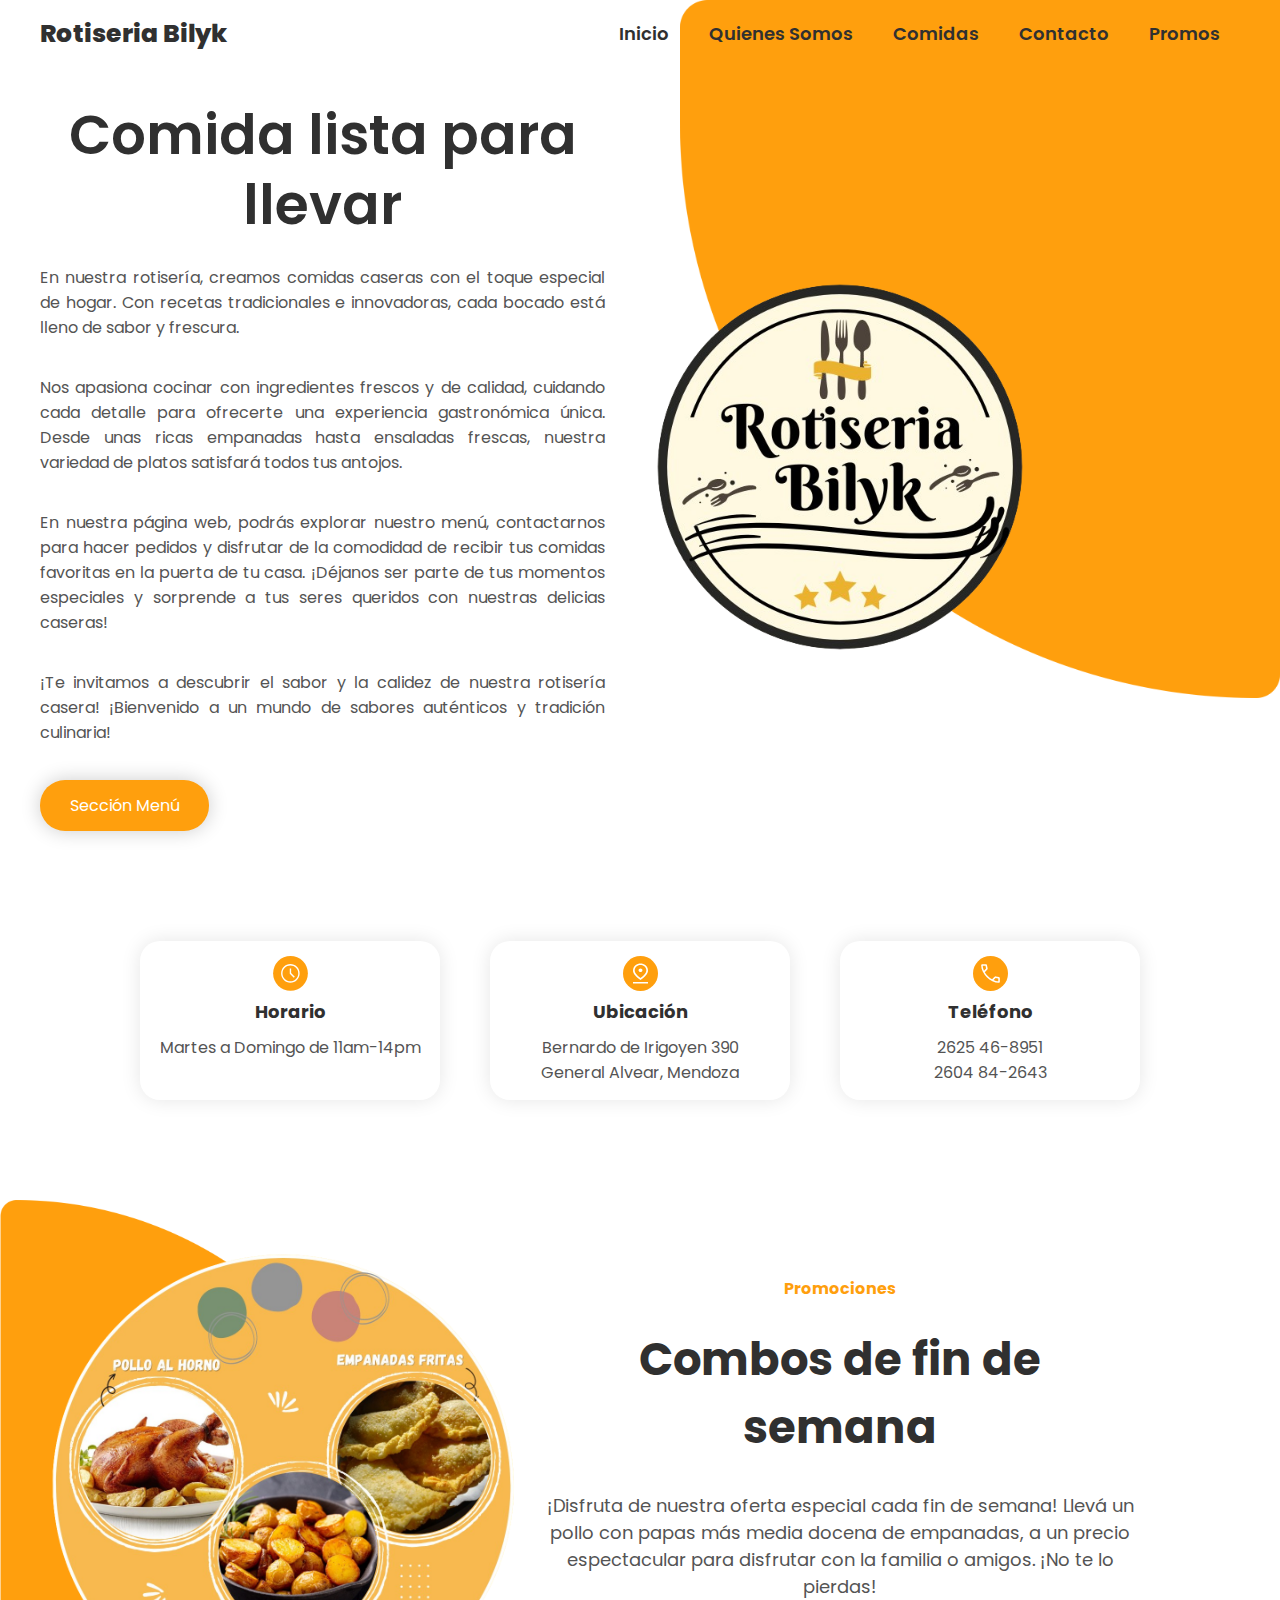
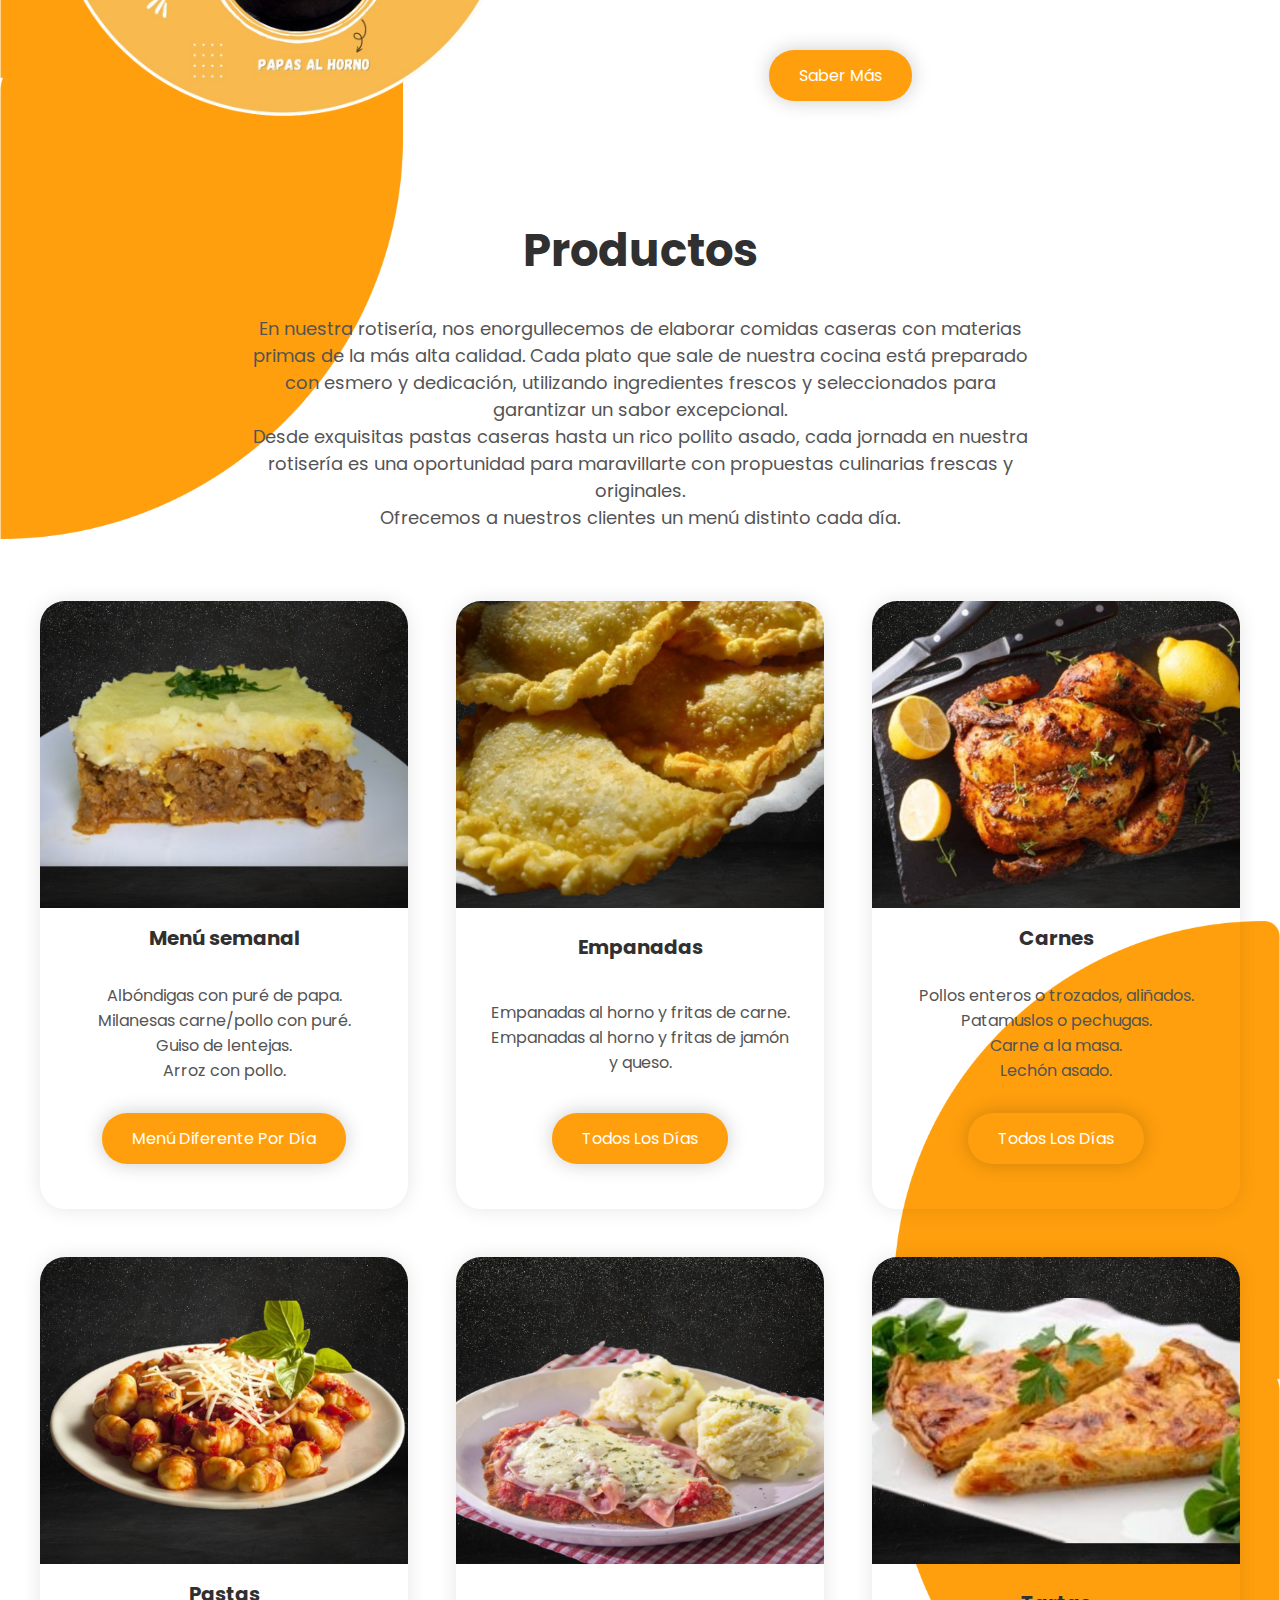
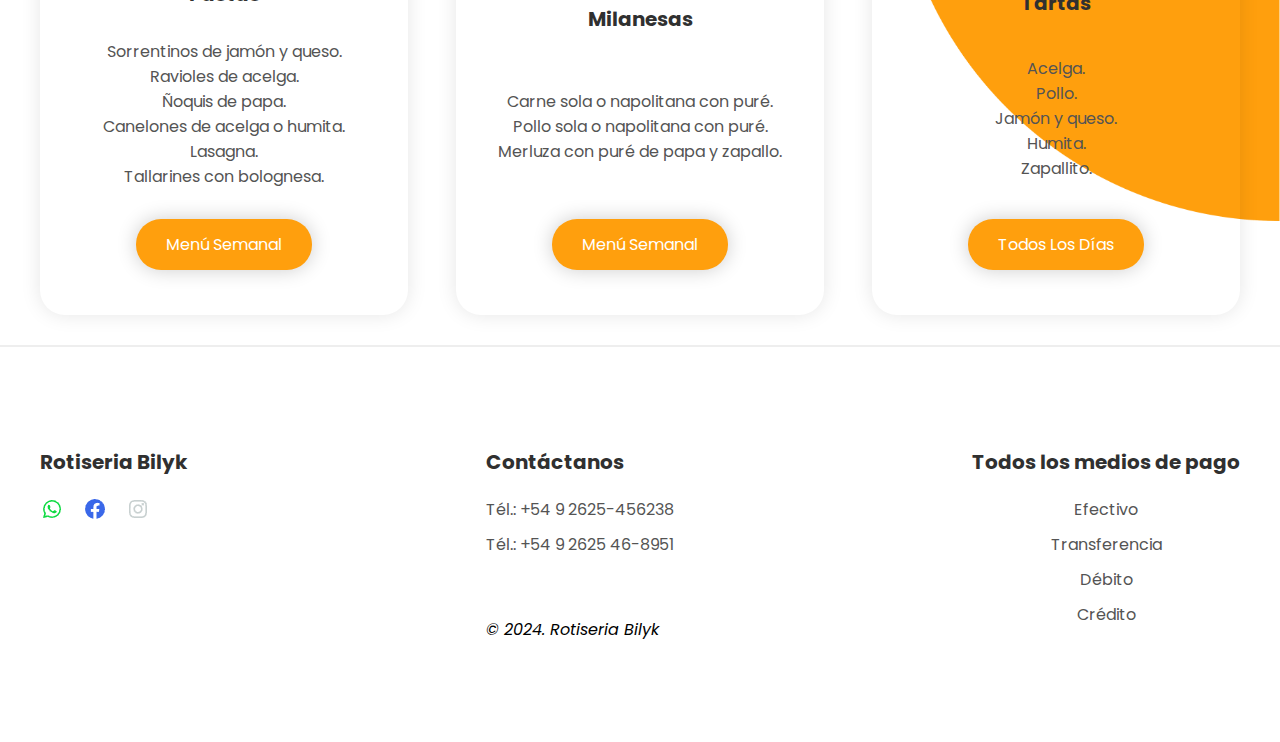
<file: index.html>
<!DOCTYPE html>
<html lang="es">
<head>
    <meta charset="UTF-8">
    <meta name="viewport" content="width=device-width, initial-scale=1.0">
    <link rel="stylesheet" href="style.css">
    <!--Fonts-->
    <link rel="preconnect" href="https://fonts.googleapis.com">
    <link rel="preconnect" href="https://fonts.gstatic.com" crossorigin>
    <link href="https://fonts.googleapis.com/css2?family=Poppins:wght@400;500;600;700;800&display=swap" rel="stylesheet">
    <link rel="icon" href="imagenes/RotiseriaBilyk-icono.ico">
    <title>Rotiseria Bilyk</title>
</head>
<body>
    <header class="header">
        <img class="bg" src="imagenes/bg.png" alt="">
        <img class="esp" src="imagenes/especies.png" alt="">

        <div class="menu container" >
            <a href="index.html" class="logo">Rotiseria Bilyk</a>
            <input type="checkbox"  id="menu">
            <label class="menu-icono" id="menu-icono" for="menu"><img src="imagenes/menu.png" alt=""></label>
            <nav class="navbar" >
                <ul>
                    <li><a href="index.html">Inicio</a></li>
                    <li><a href="notrosos.html">Quienes Somos</a></li>
                    <li><a href="comidas.html">Comidas</a></li>
                    <li><a href="contacto.html">Contacto</a></li>
                    <li><a href="promos.html">Promos</a></li>
                    
                </ul>
            </nav>
        </div>

        <div class="header-content container" >
            <div class="header-info" >
                <div class="header-txt" >
                    <h1>Comida lista para llevar </h1>
                    <p>
                        En nuestra rotisería, creamos comidas caseras con el toque especial de hogar. Con recetas tradicionales e innovadoras, cada bocado está lleno de sabor y frescura.
                    <p>
                        Nos apasiona cocinar con ingredientes frescos y de calidad, cuidando cada detalle para ofrecerte una experiencia gastronómica única. Desde unas ricas empanadas hasta ensaladas frescas, nuestra variedad de platos satisfará todos tus antojos.
                    </p>
                    <p>
                        En nuestra página web, podrás explorar nuestro menú, contactarnos para hacer pedidos y disfrutar de la comodidad de recibir tus comidas favoritas en la puerta de tu casa. ¡Déjanos ser parte de tus momentos especiales y sorprende a tus seres queridos con nuestras delicias caseras!
                        <br>
                    </p>
                    <p>
                        ¡Te invitamos a descubrir el sabor y la calidez de nuestra rotisería casera! ¡Bienvenido a un mundo de sabores auténticos y tradición culinaria!
                    </p>
                    </p>
                    <a class="btn-1" id="btn-zoom" href="#products">Sección Menú</a>
                </div>
                <div class="header-img" >
                    <img src="imagenes/RotiseriaBilykLogo.png" alt="">
                </div>
            </div>
        </div>
    </header>

<!--INFORMACION DE CONTACTO-->

    <section class="info container" >
        <div class="info-1">
            <img  src="imagenes/time.svg" alt="">
            <h3>Horario</h3>
            <p>Martes a Domingo de 11am-14pm </p>
        </div>

        <div class="info-1">
            <img  src="imagenes/gps.svg" alt="">
            <h3>Ubicación</h3>
            <p>Bernardo de Irigoyen 390</p>
            <p>General Alvear, Mendoza </p>
        </div>

        <div class="info-1">
            <img  src="imagenes/phone.svg" alt="">
            <h3>Teléfono</h3>
            <p>2625 46-8951 </p>
            <p>2604 84-2643</p>
        </div>
        
    </section>

<!--PRODUCTOS-->

    <section class="nosotros">

        <img class="bg-2" src="imagenes/bg-2.png" alt="">

        <div class="nosotros-info container">

            <div class="nosotros-img" >
                <img src="imagenes/promo-pollos-blanco.png" alt="">
            </div>
    
            <div class="nosotros-txt" >
                <span class="span-promo"  id="animated-paragraph">Promociones</span>
                <h2 class="zoom-animation">Combos de fin de semana</h2>
                <p  >
                    ¡Disfruta de nuestra oferta especial cada fin de semana!  Llevá un pollo con papas más media docena de empanadas, a un precio espectacular para disfrutar con la familia o amigos. ¡No te lo pierdas!
                </p>
                <a class="btn-1" id="btn-zoom" href="comidas.html">Saber más</a>
            </div>

        </div>


    </section>

<!--MAIN - ACA SE MUESTRAN LOS PRODUCTOS-->   

<main class="products container" id="products" >
    
    <h2>Productos</h2>
    <p>
        En nuestra rotisería, nos enorgullecemos de elaborar comidas caseras con materias primas de la más alta calidad. Cada plato que sale de nuestra cocina está preparado con esmero y dedicación, utilizando ingredientes frescos y seleccionados para garantizar un sabor excepcional.
        <br>
        Desde exquisitas pastas caseras hasta un rico pollito asado, cada jornada en nuestra rotisería es una oportunidad para maravillarte con propuestas culinarias frescas y originales.
        <br>
        Ofrecemos a nuestros clientes un menú distinto cada día. 
    </p>

    <div class="product-info">

        <div class="product">
            <img src="imagenes/pastel-de-papa.png" alt="">
            <h3 class="titulos-h3-card">Menú semanal</h3>
            <p>
                Albóndigas con puré de papa.
                <br>
                Milanesas carne/pollo con puré.
                <br>
                Guiso de lentejas.
                <br>
                Arroz con pollo.
                
            </p>

            <a class="btn-1" id="btn-zoom" href="comidas.html">Menú diferente por día</a>
        </div>

        <div class="product">
            <img src="imagenes/pasteles.png" alt="">
            <h3>Empanadas</h3>
            <p>
                Empanadas al horno y fritas de carne.
                <br>
                Empanadas al horno y fritas de jamón y queso.
            </p>
            <a class="btn-1" id="btn-zoom" href="comidas.html">Todos los días</a>
        </div>

        <img class="bg-3" src="imagenes/bg-33.png" alt="">
        <div class="product">
            <img src="imagenes/pollo-asado.png" alt="">
            <h3>Carnes</h3>
            <p>
                Pollos enteros o trozados, aliñados.
                <br>
                Patamuslos o pechugas.
                <br>
                Carne a la masa.
                <br>
                Lechón asado.
            </p>
            <a class="btn-1" id="btn-zoom" id="btn-product" href="comidas.html">Todos los días</a>
        </div>

        <div class="product">
            <img src="imagenes/ñoquis.png" alt="">
            <h3>Pastas</h3>
            <p>
                Sorrentinos de jamón y queso.
                <br>
                Ravioles de acelga.
                <br>
                Ñoquis de papa.
                <br>
                Canelones de acelga o humita.
                <br>
                Lasagna.
                <br>
                Tallarines con bolognesa.
            </p>
            <a class="btn-1" id="btn-zoom" href="comidas.html">Menú semanal</a>
        </div>

        <div class="product">
            <img src="imagenes/milanga.png" alt="">
            <h3>Milanesas</h3>
            <p>
                Carne sola o napolitana con puré.
                <br>
                Pollo sola o napolitana con puré.
                <br>
                Merluza con puré de papa y zapallo. 
            </p>
            <a class="btn-1" id="btn-zoom" href="comidas.html">Menú semanal</a>
        </div>

        <div class="product">
            <img src="imagenes/tartas.png" alt="">
            <h3>Tartas</h3>
            <p>
                Acelga.
                <br>
                Pollo.
                <br>
                Jamón y queso.
                <br>
                Humita.
                <br>
                Zapallito.
            </p>
            <a class="btn-1" id="btn-zoom" href="comidas.html">Todos los días</a>
        </div>

    </div>
    
</main>
<hr>
<footer class="footer container">
    <div class="footer-links">
        <div class="link">
            <h3>Rotiseria Bilyk</h3>
            <div class="socials">
                <img src="imagenes/whatsapp-logo-24.png" alt="Whatsapp">
                <img src="imagenes/facebook-circle-logo-24.png" alt="Facebook">
                <img src="imagenes/instagram-logo-24.png" alt="Instagram">

            </div>
        </div>

        <div class="link">
            <h3> Contáctanos </h3>
            <ul>
                <li><a href="#">Tél.: +54 9 2625-456238</a></li>
                <li><a href="#">Tél.: +54 9 2625 46-8951</a></li>
            </ul>
            <br>
            <br>
            <div class="link" id="copyright">
                <p> &#169; 2024. Rotiseria Bilyk </p>
    
            </div>
        </div>

        <div class="link" id="medios-de-pago">
            <h3> Todos los medios de pago </h3>
            <ul>
                <li><a href="#">Efectivo</a></li>
                <li><a href="#">Transferencia</a></li>
                <li><a href="#">Débito</a></li>
                <li><a href="#">Crédito</a></li>
            </ul>
            
        </div>


    </div>
</footer>
</body>
</html>
</file>
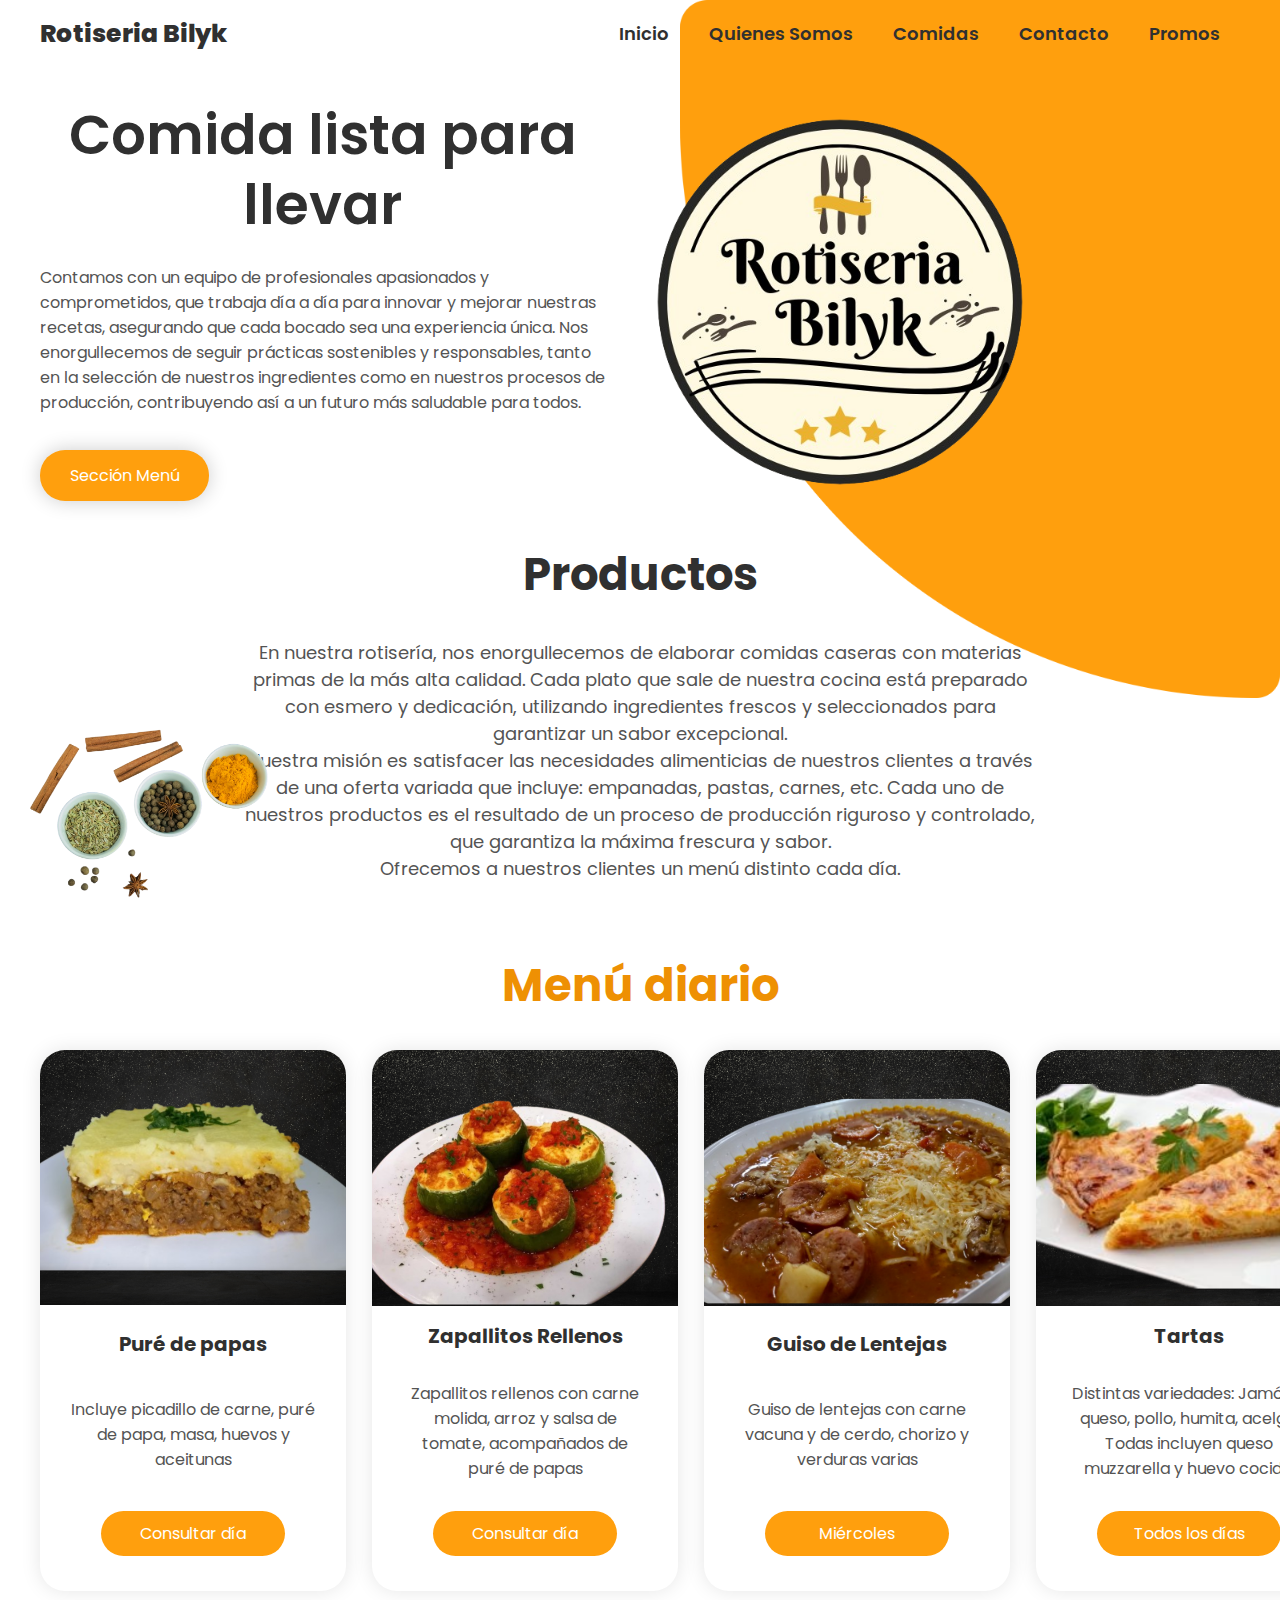
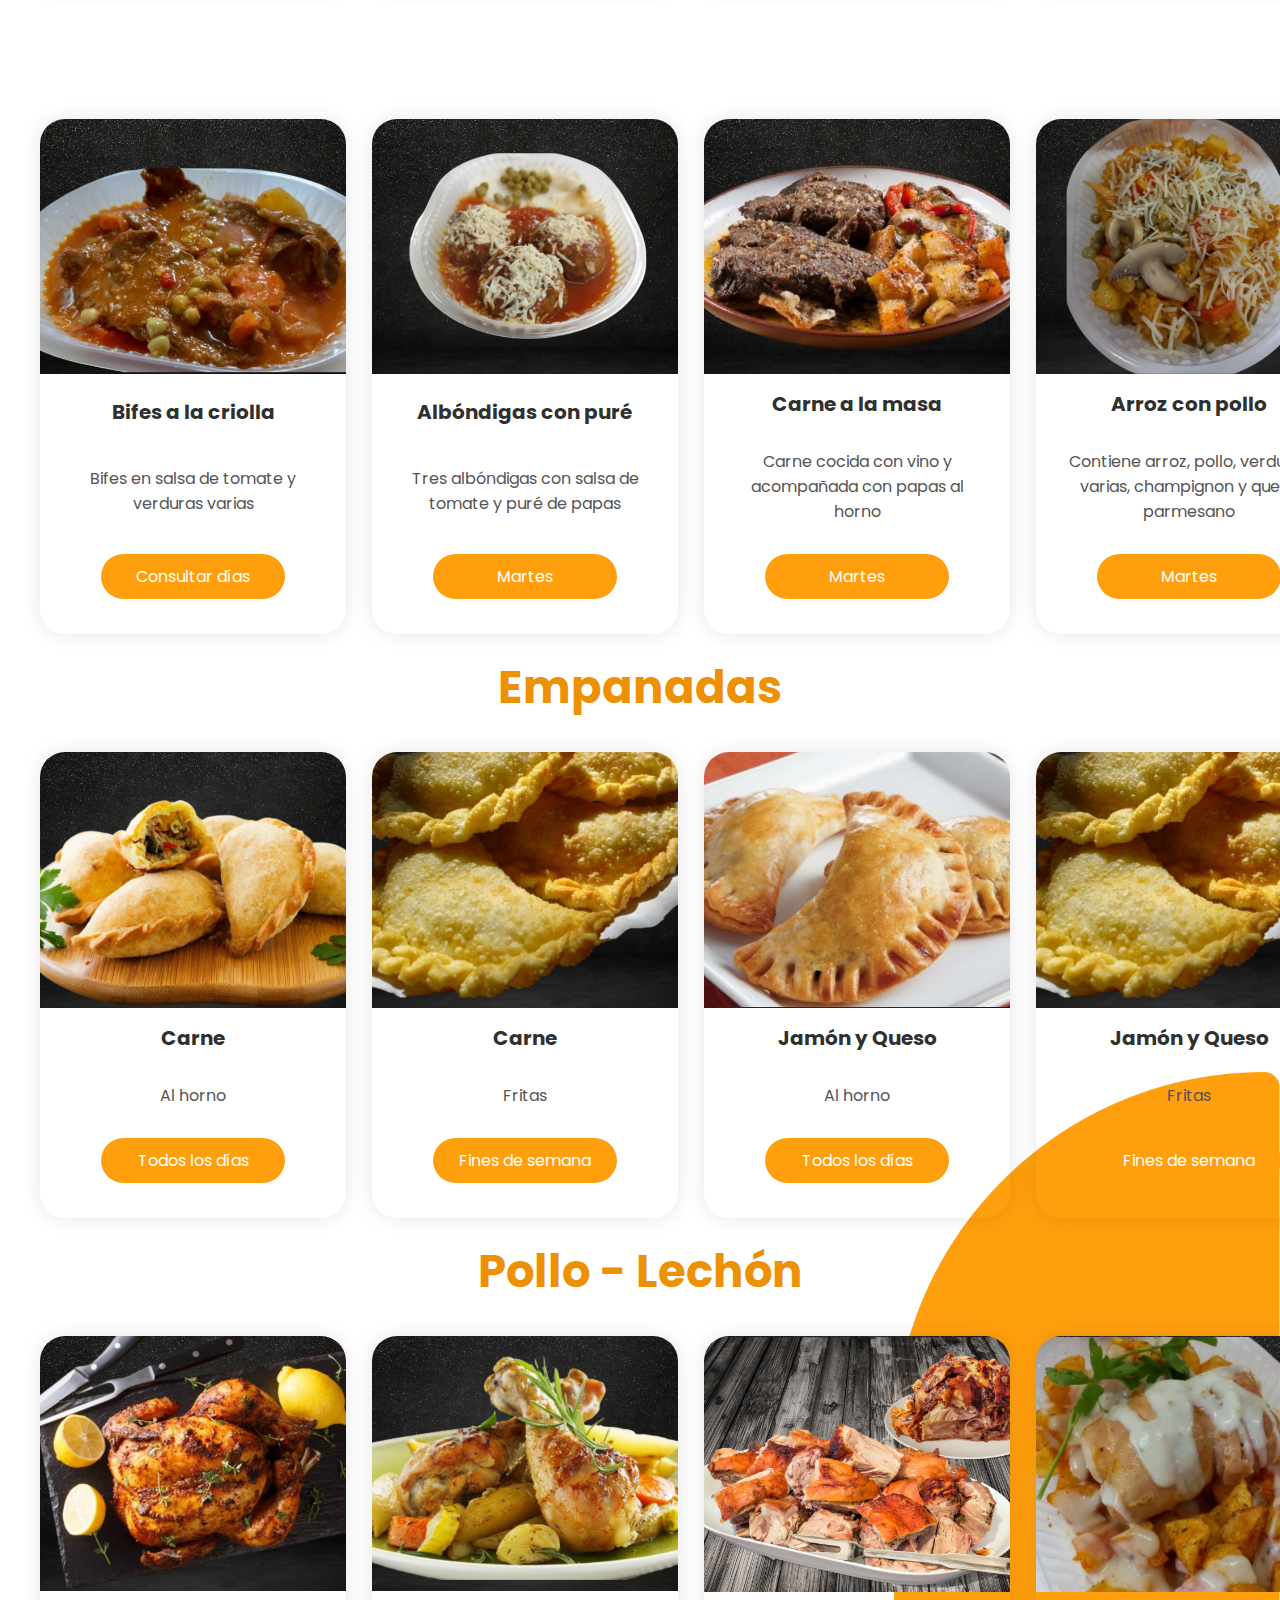
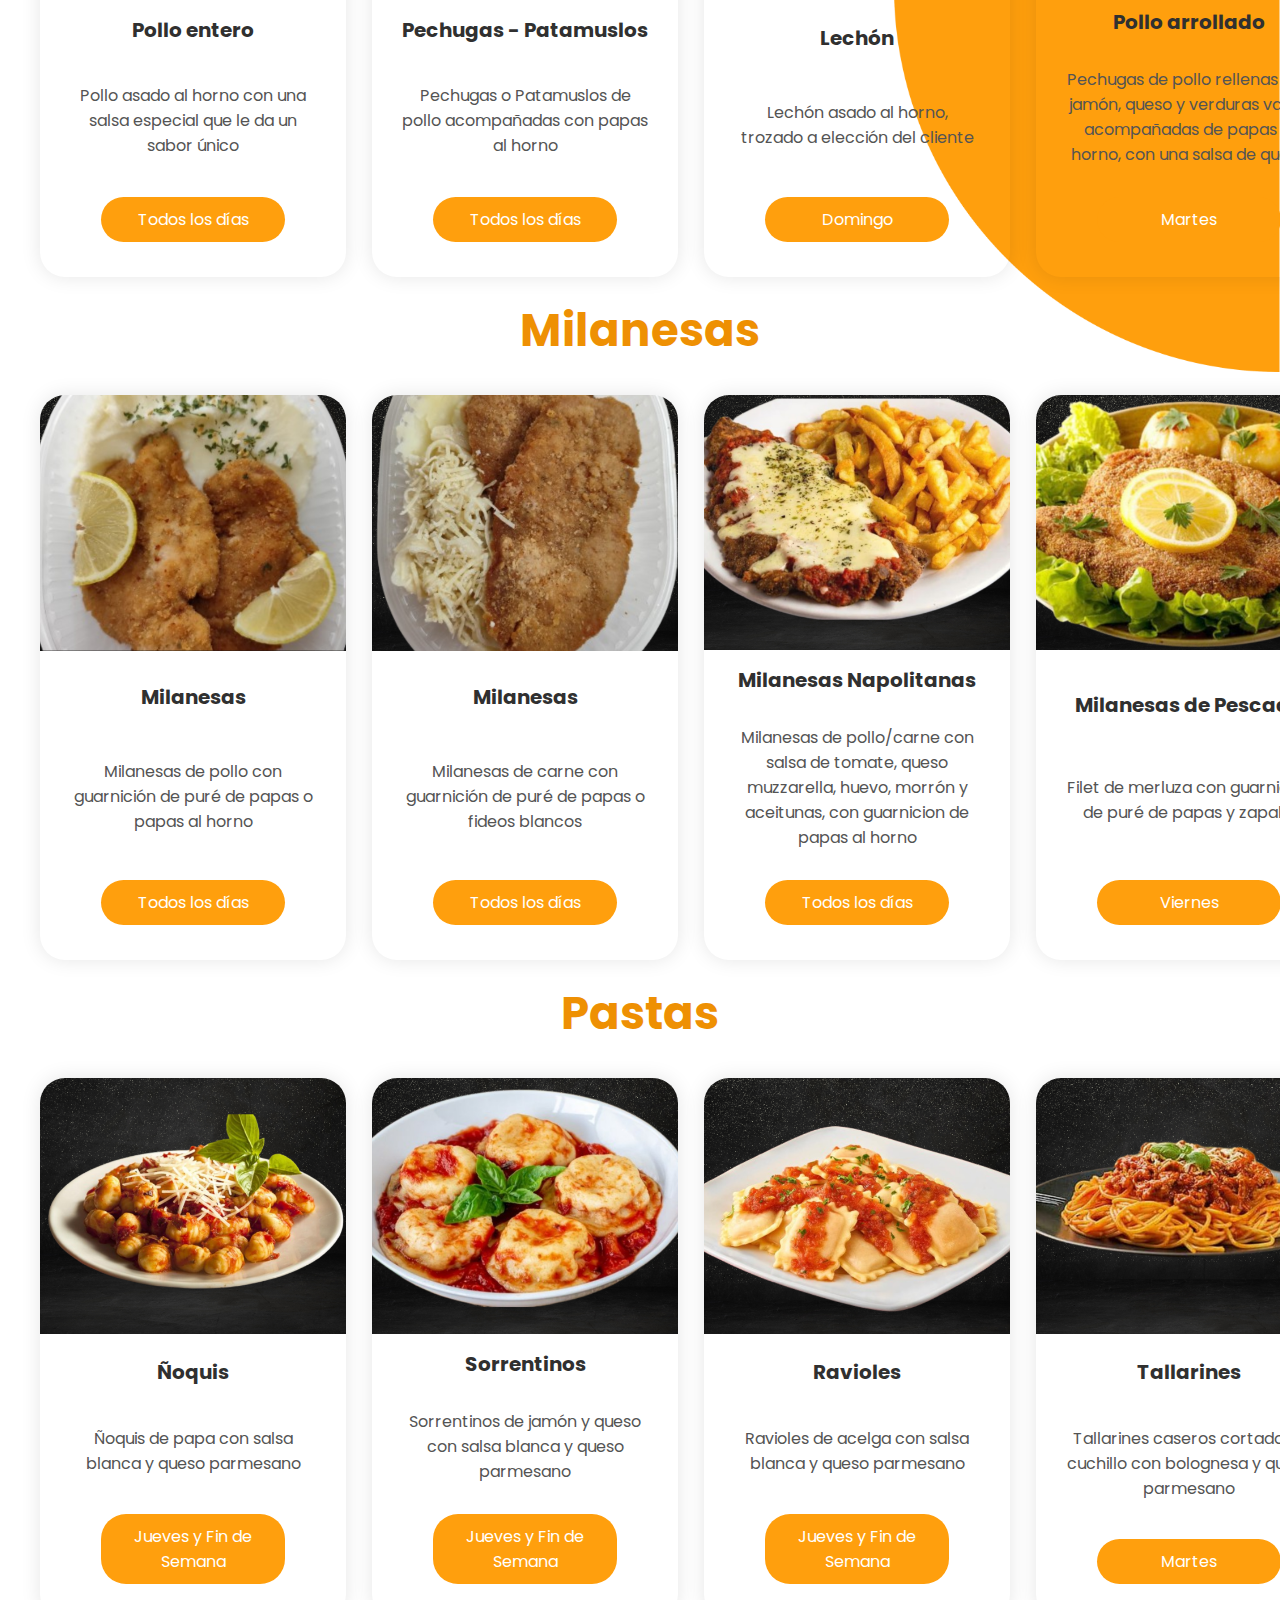
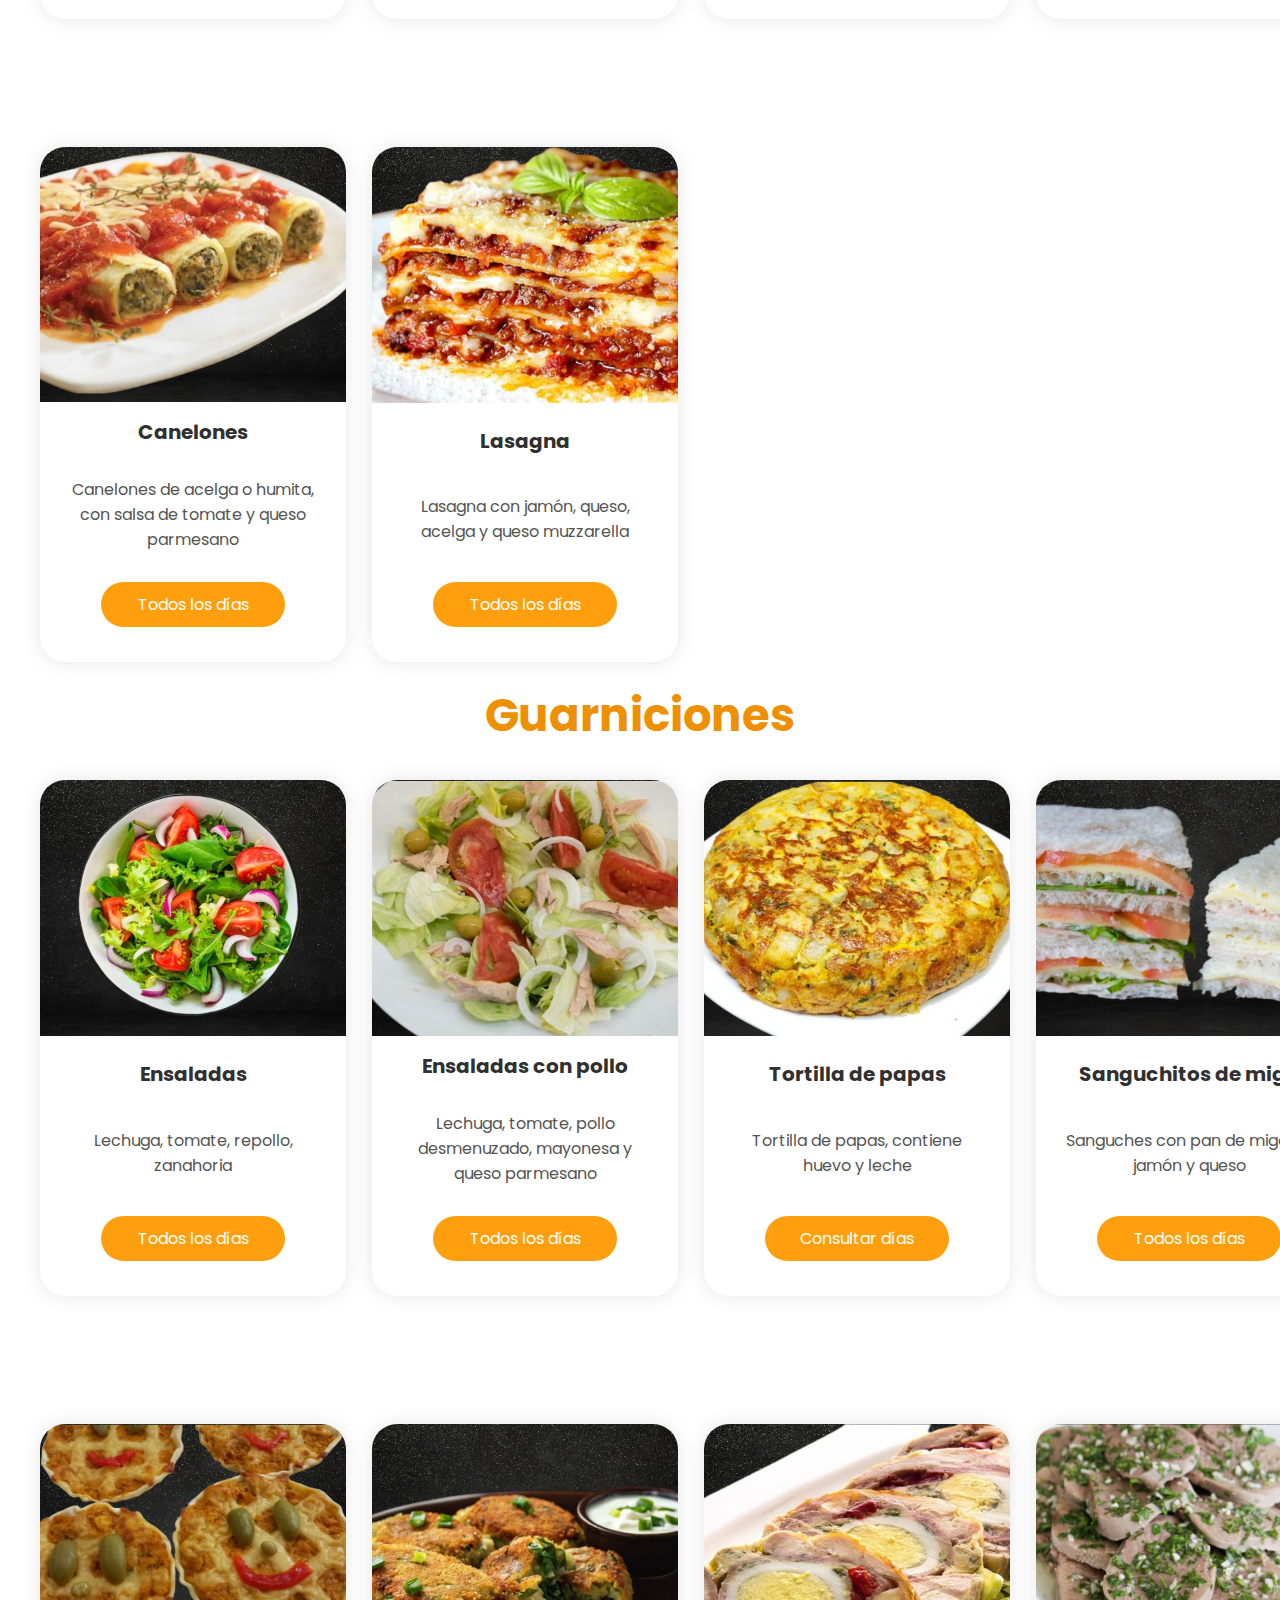
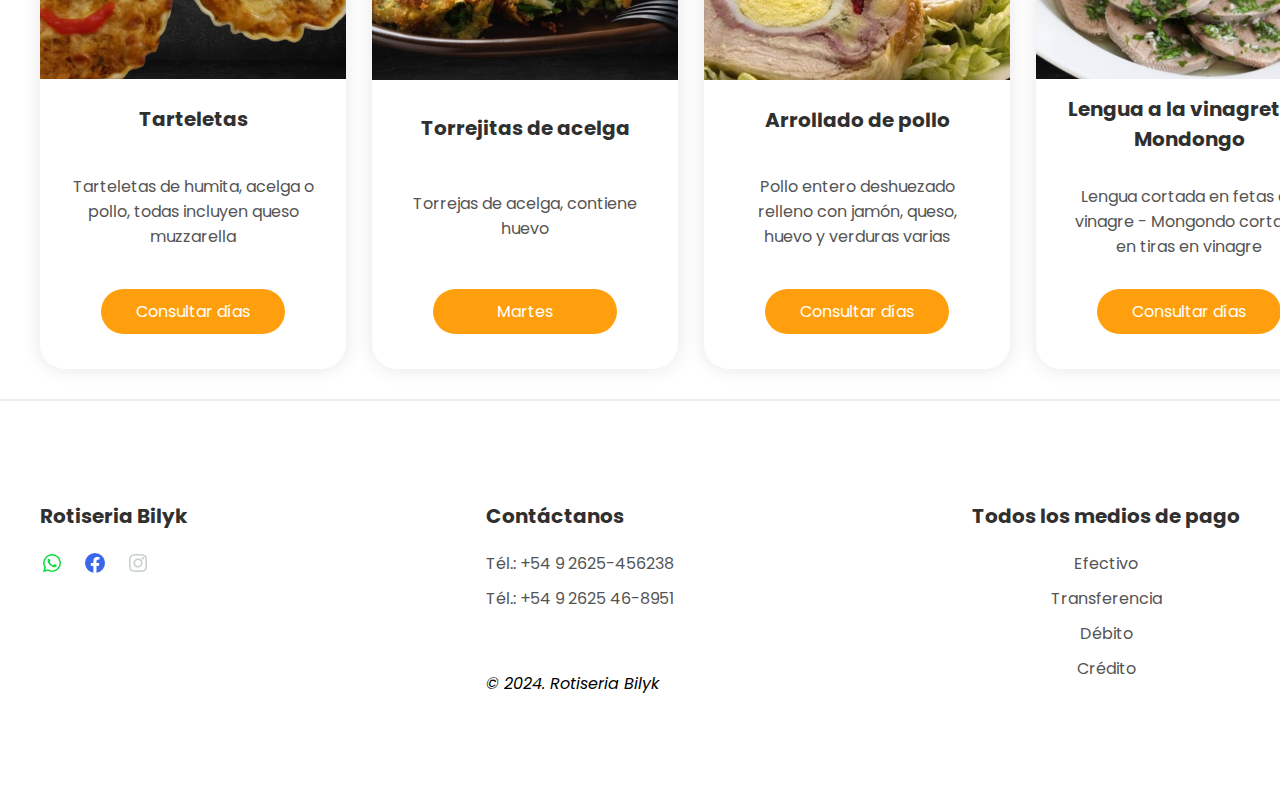
<file: comidas.html>
<!DOCTYPE html>
<html lang="en">

<head>
    <meta charset="UTF-8">
    <meta name="viewport" content="width=device-width, initial-scale=1.0">
    <link rel="stylesheet" href="comidas.css">
    <!--Fonts-->
    <link rel="preconnect" href="https://fonts.googleapis.com">
    <link rel="preconnect" href="https://fonts.gstatic.com" crossorigin>
    <link href="https://fonts.googleapis.com/css2?family=Poppins:wght@400;500;600;700;800&display=swap"
        rel="stylesheet">
    <link rel="icon" href="imagenes/RotiseriaBilyk-icono.ico">
    <title>Rotiseria Bilyk - Comidas</title>
</head>

<body>
    <header class="header">
        <img class="bg" src="imagenes/bg.png" alt="">
        <img class="esp" src="imagenes/especies.png" alt="">

        <div class="menu container">
            <a href="#" class="logo">Rotiseria Bilyk</a>
            <input type="checkbox" id="menu">
            <label class="menu-icono" id="menu-icono" for="menu"><img src="imagenes/menu.png" alt=""></label>
            <nav class="navbar">
                <ul>
                    <li><a href="index.html">Inicio</a></li>
                    <li><a href="notrosos.html">Quienes Somos</a></li>
                    <li><a href="comidas.html">Comidas</a></li>
                    <li><a href="contacto.html">Contacto</a></li>
                    <li><a href="promos.html">Promos</a></li>

                </ul>
            </nav>
        </div>

        <div class="header-content container">
            <div class="header-info">
                <div class="header-txt">
                    <h1>Comida lista para llevar </h1>
                    <p>
                        Contamos con un equipo de profesionales apasionados y comprometidos, que trabaja día a día para
                        innovar y mejorar nuestras recetas, asegurando que cada bocado sea una experiencia única. Nos
                        enorgullecemos de seguir prácticas sostenibles y responsables, tanto en la selección de nuestros
                        ingredientes como en nuestros procesos de producción, contribuyendo así a un futuro más
                        saludable para todos.
                    </p>
                    <a class="btn-1" id="btn-zoom" href="#products">Sección Menú</a>
                </div>
                <div class="header-img">
                    <img src="imagenes/RotiseriaBilykLogo.png" alt="">
                </div>
            </div>
        </div>
    </header>

    <main class="products container" id="products">

        <h2>Productos</h2>
        <p>
            En nuestra rotisería, nos enorgullecemos de elaborar comidas caseras con materias primas de la más alta
            calidad. Cada plato que sale de nuestra cocina está preparado con esmero y dedicación, utilizando
            ingredientes frescos y seleccionados para garantizar un sabor excepcional.
            <br>
            Nuestra misión es satisfacer las necesidades alimenticias de nuestros clientes a través de una oferta
            variada que incluye: empanadas, pastas, carnes, etc. Cada uno de nuestros productos es el resultado de un
            proceso de producción riguroso y controlado, que garantiza la máxima frescura y sabor.
            <br>
            Ofrecemos a nuestros clientes un menú distinto cada día.
        </p>

        <!--Producto 1-->
        <h2 class="titulo" id="titulo">Menú diario</h2>
        <div class="product-info" id="producto-1">

            <div class="product">
                <img src="imagenes/pastel-de-papa.png" alt="">
                <h3>Puré de papas</h3>
                <p>
                    Incluye picadillo de carne, puré de papa, masa, huevos y aceitunas
                    <br>
                </p>
                <span id="btn-product">Consultar día</span>
            </div>

            <div class="product">
                <img src="imagenes/zapallitos-rellenos.png" alt="">
                <h3>Zapallitos Rellenos</h3>
                <p>
                    Zapallitos rellenos con carne molida, arroz y salsa de tomate, acompañados de puré de papas
                </p>
                <span id="btn-product">Consultar día</span>
            </div>

            <div class="product">
                <img src="imagenes/guiso-de-lentejas.png" alt="">
                <h3>Guiso de Lentejas</h3>
                <p>
                    Guiso de lentejas con carne vacuna y de cerdo, chorizo y verduras varias
                </p>
                <span id="btn-product">Miércoles</span>
            </div>

            <div class="product">
                <img src="imagenes/tartas.png" alt="">
                <h3>Tartas</h3>
                <p>
                    Distintas variedades: Jamón y queso, pollo, humita, acelga. Todas incluyen queso muzzarella y huevo
                    cocido.
                </p>
                <span id="btn-product">Todos los días</span>
            </div>

            <div class="product">
                <img src="imagenes/bifes-a-la-criolla.png" alt="">
                <h3>Bifes a la criolla</h3>
                <p>
                    Bifes en salsa de tomate y verduras varias
                </p>
                <span id="btn-product">Consultar días</span>
            </div>

            <div class="product">
                <img src="imagenes/albondigas.png" alt="">
                <h3>Albóndigas con puré</h3>
                <p>
                    Tres albóndigas con salsa de tomate y puré de papas

                </p>
                <span id="btn-product">Martes</span>
            </div>

            <div class="product">
                <img src="imagenes/carne-a-la-masa.png" alt="">
                <h3>Carne a la masa </h3>
                <p>
                    Carne cocida con vino y acompañada con papas al horno

                </p>
                <span id="btn-product">Martes</span>
            </div>

            <div class="product">
                <img src="imagenes/arroz-con-pollo.png" alt="">
                <h3>Arroz con pollo </h3>
                <p>
                    Contiene arroz, pollo, verduras varias, champignon y queso parmesano
                </p>
                <span id="btn-product">Martes</span>
            </div>

        </div>

        <!--Producto 2-->
        <h2 class="titulo" id="titulo">Empanadas</h2>
        <div class="product-info">

            <div class="product">
                <img src="imagenes/empanadas-de-carne.png" alt="">
                <h3>Carne</h3>
                <p>
                    Al horno

                </p>
                <span>Todos los días</span>
            </div>

            <div class="product">
                <img src="imagenes/pasteles.png" alt="">
                <h3>Carne</h3>
                <p>
                    Fritas
                </p>

                <span>Fines de semana</span>
            </div>
            <img class="bg-3" src="imagenes/bg-33.png" alt="">
            <div class="product">
                <img src="imagenes/empanadasss.png" alt="">
                <h3>Jamón y Queso</h3>
                <p>
                    Al horno
                </p>
                <span>Todos los días</span>
            </div>

            <div class="product">
                <img src="imagenes/pasteles.png" alt="">
                <h3>Jamón y Queso</h3>
                <p>
                    Fritas
                </p>
                <span>Fines de semana</span>
            </div>
        </div>

        <!--Producto 3-->
        <h2 class="titulo" id="titulo">Pollo - Lechón</h2>
        <div class="product-info">

            <div class="product">
                <img src="imagenes/pollo-asado.png" alt="">
                <h3>Pollo entero</h3>
                <p>
                    Pollo asado al horno con una salsa especial que le da un sabor único
                </p>
                <span>Todos los días</span>
            </div>

            <div class="product">
                <img src="imagenes/patamuslo.png" alt="">
                <h3>Pechugas - Patamuslos</h3>
                <p>
                    Pechugas o Patamuslos de pollo acompañadas con papas al horno
                </p>

                <span>Todos los días </span>
            </div>


            <div class="product">
                <img src="imagenes/lechon-asado.png" alt="">
                <h3>Lechón </h3>
                <p>
                    Lechón asado al horno, trozado a elección del cliente
                </p>
                <span>Domingo</span>
            </div>

            <div class="product">
                <img src="imagenes/pollo-arrollado.png" alt="">
                <h3>Pollo arrollado </h3>
                <p>
                    Pechugas de pollo rellenas con jamón, queso y verduras varias acompañadas de papas al horno, con una
                    salsa de queso
                </p>
                <span>Martes</span>
            </div>

        </div>

        <!--Producto 4-->
        <h2 class="titulo" id="titulo">Milanesas</h2>
        <div class="product-info">

            <div class="product">
                <img src="imagenes/milanesa-de-pollo.png" alt="">
                <h3>Milanesas</h3>
                <p>
                    Milanesas de pollo con guarnición de puré de papas o papas al horno
                </p>

                <span>Todos los días</span>
            </div>

            <div class="product">
                <img src="imagenes/milanesa-de-carne.png" alt="">
                <h3>Milanesas</h3>
                <p>
                    Milanesas de carne con guarnición de puré de papas o fideos blancos
                </p>

                <span>Todos los días</span>
            </div>

            <div class="product">
                <img src="imagenes/milanesa.png" alt="">
                <h3>Milanesas Napolitanas</h3>
                <p>
                    Milanesas de pollo/carne con salsa de tomate, queso muzzarella, huevo, morrón y aceitunas, con
                    guarnicion de papas al horno
                </p>
                <span>Todos los días</span>
            </div>

            <div class="product">
                <img src="imagenes/milanesa-de-pescado.png" alt="">
                <h3>Milanesas de Pescado</h3>
                <p>
                    Filet de merluza con guarnición de puré de papas y zapallo
                </p>
                <span>Viernes</span>
            </div>

        </div>

        <!--Producto 5-->
        <h2 class="titulo" id="titulo">Pastas</h2>
        <div class="product-info">

            <div class="product">
                <img src="imagenes/ñoquis.png" alt="">
                <h3>Ñoquis</h3>
                <p>
                    Ñoquis de papa con salsa blanca y queso parmesano
                </p>

                <span>Jueves y Fin de Semana</span>
            </div>

            <div class="product">
                <img src="imagenes/sorrentinos.png" alt="">
                <h3>Sorrentinos</h3>
                <p>
                    Sorrentinos de jamón y queso con salsa blanca y queso parmesano
                </p>

                <span>Jueves y Fin de Semana</span>
            </div>

            <div class="product">
                <img src="imagenes/ravioles.png" alt="">
                <h3>Ravioles</h3>
                <p>
                    Ravioles de acelga con salsa blanca y queso parmesano
                </p>
                <span>Jueves y Fin de Semana</span>
            </div>

            <div class="product">
                <img src="imagenes/tallarines.png" alt="">
                <h3>Tallarines </h3>
                <p>
                    Tallarines caseros cortados a cuchillo con bolognesa y queso parmesano
                </p>
                <span>Martes</span>
            </div>

            <div class="product">
                <img src="imagenes/canelones.png" alt="">
                <h3>Canelones </h3>
                <p>
                    Canelones de acelga o humita, con salsa de tomate y queso parmesano
                </p>
                <span>Todos los días</span>
            </div>

            <div class="product">
                <img src="imagenes/lasagna.png" alt="">
                <h3>Lasagna </h3>
                <p>
                    Lasagna con jamón, queso, acelga y queso muzzarella
                </p>
                <span>Todos los días</span>
            </div>
        </div>

        <!--Producto 6-->
        <h2 class="titulo" id="titulo">Guarniciones</h2>
        <div class="product-info">

            <div class="product">
                <img src="imagenes/ensalada.png" alt="">
                <h3>Ensaladas</h3>
                <p>
                    Lechuga, tomate, repollo, zanahoria
                </p>

                <span>Todos los días</span>
            </div>

            <div class="product">
                <img src="imagenes/ensalada-pollo.png" alt="">
                <h3>Ensaladas con pollo</h3>
                <p>
                    Lechuga, tomate, pollo desmenuzado, mayonesa y queso parmesano
                </p>

                <span>Todos los días</span>
            </div>

            <div class="product">
                <img src="imagenes/tortilla-de-papa.png" alt="">
                <h3>Tortilla de papas</h3>
                <p>
                    Tortilla de papas, contiene huevo y leche
                </p>
                <span>Consultar días</span>
            </div>

            <div class="product">
                <img src="imagenes/sanguchitos-de-miga.png" alt="">
                <h3>Sanguchitos de miga </h3>
                <p>
                    Sanguches con pan de miga de jamón y queso
                </p>
                <span>Todos los días</span>
            </div>

            <div class="product">
                <img src="imagenes/tarteletas.png" alt="">
                <h3>Tarteletas</h3>
                <p>
                    Tarteletas de humita, acelga o pollo, todas incluyen queso muzzarella
                </p>
                <span>Consultar días</span>
            </div>

            <div class="product">
                <img src="imagenes/torrejitas-de-acelga.png">
                <h3>Torrejitas de acelga </h3>
                <p>
                    Torrejas de acelga, contiene huevo
                </p>
                <span>Martes</span>
            </div>

            <div class="product">
                <img src="imagenes/arrollado-pollo.png" alt="">
                <h3>Arrollado de pollo </h3>
                <p>
                    Pollo entero deshuezado relleno con jamón, queso, huevo y verduras varias
                </p>
                <span>Consultar días</span>
            </div>

            <div class="product">
                <img src="imagenes/lengua.png" alt="">
                <h3>Lengua a la vinagreta - Mondongo</h3>
                <p>
                    Lengua cortada en fetas en vinagre - Mongondo cortado en tiras en vinagre
                </p>
                <span>Consultar días</span>
            </div>
        </div>


    </main>
    <!--FOOTER-->
    <hr>
    <footer class="footer container">
        <div class="footer-links">
            <div class="link">
                <h3>Rotiseria Bilyk</h3>
                <div class="socials">
                    <img src="imagenes/whatsapp-logo-24.png" alt="Whatsapp">
                    <img src="imagenes/facebook-circle-logo-24.png" alt="Facebook">
                    <img src="imagenes/instagram-logo-24.png" alt="Instagram">

                </div>
            </div>

            <div class="link">
                <h3> Contáctanos </h3>
                <ul>
                    <li><a href="#">Tél.: +54 9 2625-456238</a></li>
                    <li><a href="#">Tél.: +54 9 2625 46-8951</a></li>
                </ul>
                <br>
                <br>
                <div class="link" id="copyright">
                    <p> &#169; 2024. Rotiseria Bilyk </p>

                </div>
            </div>

            <div class="link" id="medios-de-pago">
                <h3> Todos los medios de pago </h3>
                <ul>
                    <li><a href="#">Efectivo</a></li>
                    <li><a href="#">Transferencia</a></li>
                    <li><a href="#">Débito</a></li>
                    <li><a href="#">Crédito</a></li>
                </ul>

            </div>


        </div>
    </footer>
</body>

</html>
</file>
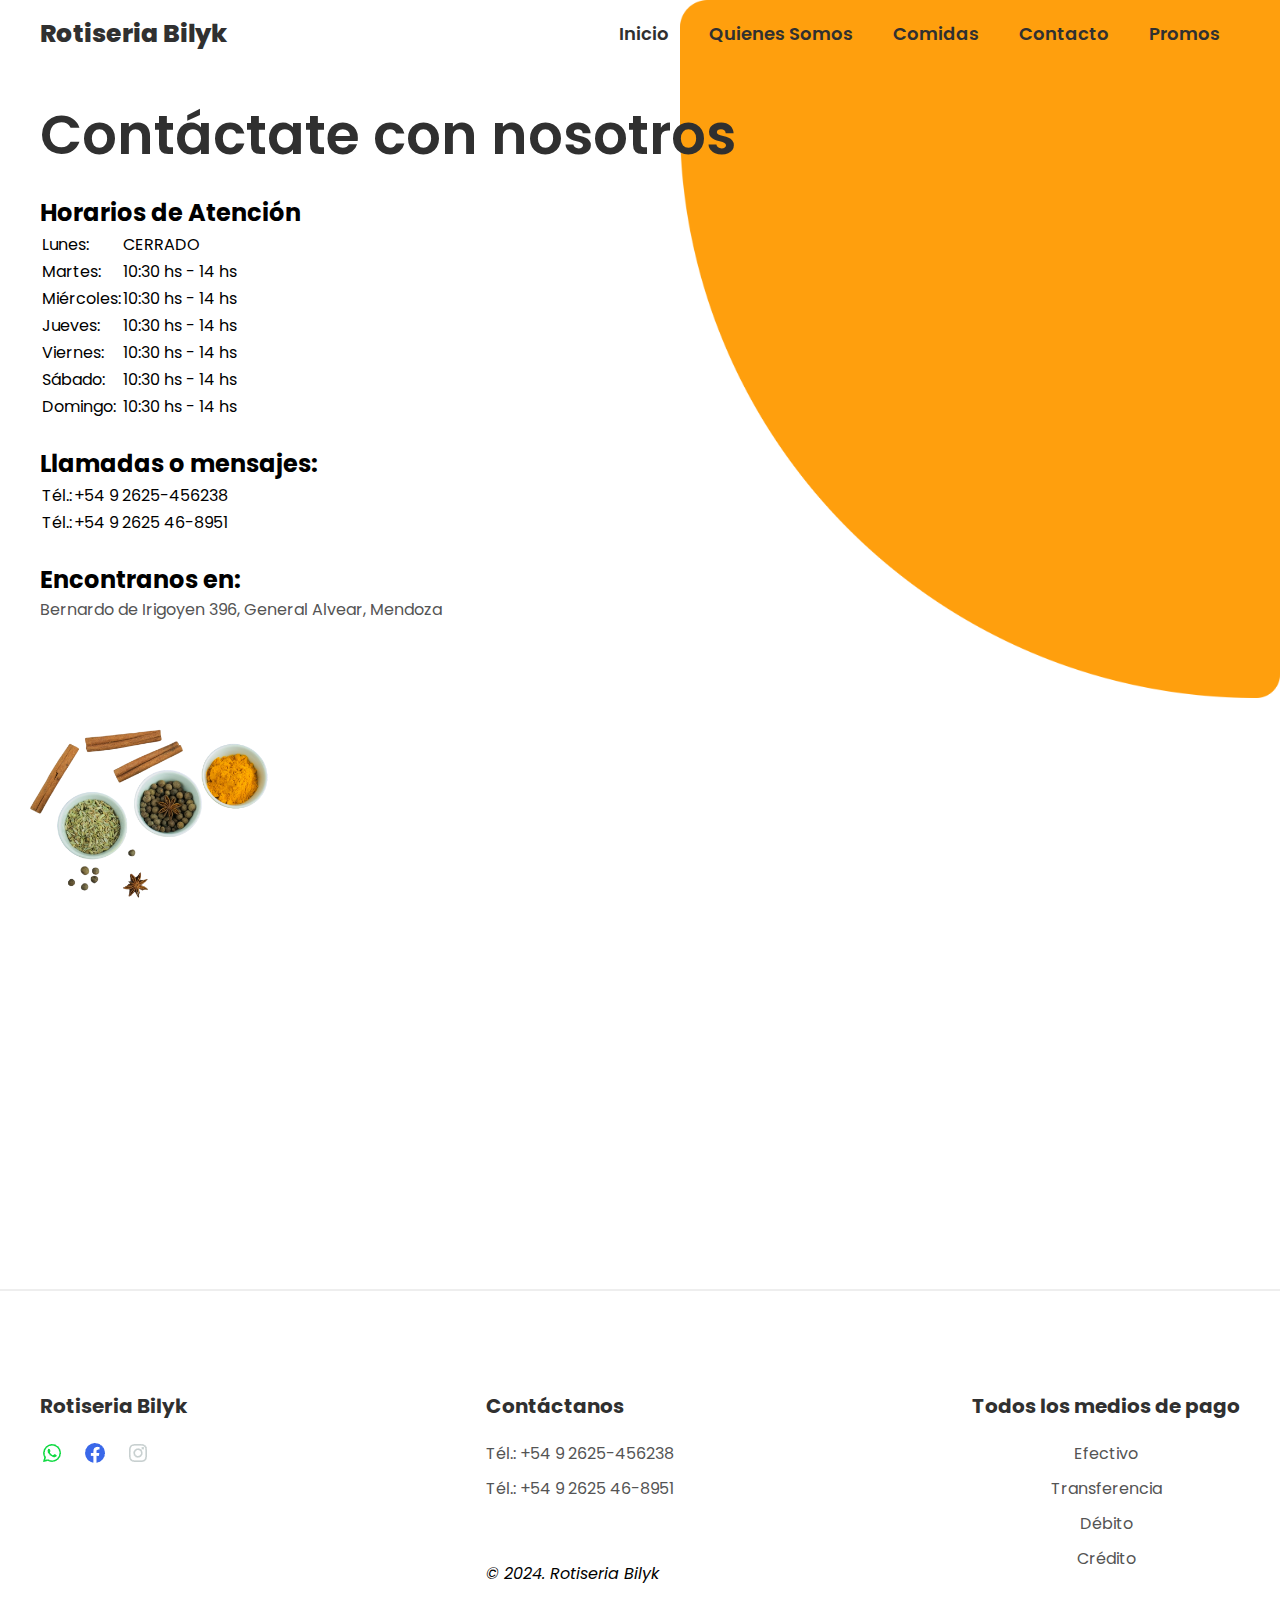
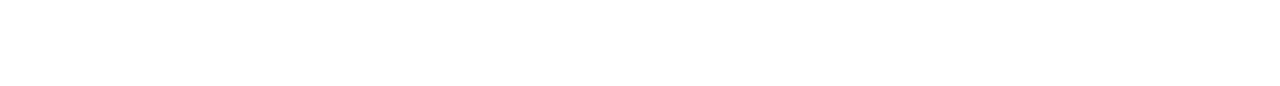
<file: contacto.html>
<!DOCTYPE html>
<html lang="en">
    <head>
        <meta charset="UTF-8">
        <meta name="viewport" content="width=device-width, initial-scale=1.0">
        <link rel="stylesheet" href="contacto.css">
        <!--Fonts-->
        <link rel="preconnect" href="https://fonts.googleapis.com">
        <link rel="preconnect" href="https://fonts.gstatic.com" crossorigin>
        <link href="https://fonts.googleapis.com/css2?family=Poppins:wght@400;500;600;700;800&display=swap" rel="stylesheet">
        <link rel="icon" href="imagenes/RotiseriaBilyk-icono.ico">
        <title>Rotiseria Bilyk - Contacto</title>
    </head>
    <body>
    <header class="header">
        <img class="bg" src="imagenes/bg.png" alt="">
        <img class="esp" src="imagenes/especies.png" alt="">

        <div class="menu container" >
            <a href="#" class="logo">Rotiseria Bilyk</a>
            <input type="checkbox"  id="menu">
            <label class="menu-icono" for="menu"><img src="imagenes/menu.png" alt=""></label>
            <nav class="navbar" >
                <ul>
                    <li><a href="index.html">Inicio</a></li>
                    <li><a href="notrosos.html">Quienes Somos</a></li>
                    <li><a href="comidas.html">Comidas</a></li>
                    <li><a href="contacto.html">Contacto</a></li>
                    <li><a href="promos.html">Promos</a></li>
                    
                </ul>
            </nav>
        </div>
    </header>

    <div class="header-content container" >
        <div class="header-info" >
            
            <div class="header-txt" >
                <h1>Contáctate con nosotros </h1>
                <table>
                <h2>Horarios de Atención</h2>
                
                <tr>
                    <td>Lunes:</td>                         
                    <td>CERRADO</td>
                </tr>
                <tr>
                    <td>Martes:</td>
                    <td> 10:30 hs - 14 hs</td>
                </tr>
                <tr>
                    <td>Miércoles:</td>
                    <td> 10:30 hs - 14 hs</td>
                </tr>
                <tr>
                    <td>Jueves:</td>
                    <td> 10:30 hs - 14 hs</td>
                </tr>
                <tr>
                    <td>Viernes:</td>
                    <td>10:30 hs - 14 hs</td>
                </tr>
                <tr>
                    <td>Sábado:</td>
                    <td>10:30 hs - 14 hs</td>
                </tr>
                <tr>
                    <td>Domingo:</td>
                    <td>10:30 hs - 14 hs</td>
                </tr>

                </table>
                <br>
                <table>
                    <h2>Llamadas o mensajes:</h2>
                    
                    <tr>
                        <td>Tél.: </td>
                        <td>+54 9 2625-456238</td>
                    </tr>
                    <tr>
                        <td>Tél.: </td>
                        <td> +54 9 2625 46-8951</td>
                    </tr>
                </table>    



                <br>
                <h2>Encontranos en:</h2>
                <p>Bernardo de Irigoyen 396, General Alvear, Mendoza</p>
                <br>
                <iframe src="https://www.google.com/maps/embed?pb=!1m18!1m12!1m3!1d3268.966130979873!2d-67.69427232348852!3d-34.98251307760313!2m3!1f0!2f0!3f0!3m2!1i1024!2i768!4f13.1!3m3!1m2!1s0x9678171512ee8ac9%3A0xae73541d866693ff!2sBernardo%20de%20Irigoyen%20396%2C%20M5620%20Gral.%20Alvear%2C%20Mendoza!5e0!3m2!1ses!2sar!4v1721353317116!5m2!1ses!2sar" width="1100" height="600" style="border:0;" allowfullscreen="" loading="lazy" referrerpolicy="no-referrer-when-downgrade"></iframe>
            </div>

        </div>
    </div>
<body>
<hr>
<footer class="footer container">
    <div class="footer-links">
        <div class="link">
            <h3>Rotiseria Bilyk</h3>
            <div class="socials">
                <img src="imagenes/whatsapp-logo-24.png" alt="Whatsapp">
                <img src="imagenes/facebook-circle-logo-24.png" alt="Facebook">
                <img src="imagenes/instagram-logo-24.png" alt="Instagram">

            </div>
        </div>
    
        <div class="link">
            <h3> Contáctanos </h3>
            <ul>
                <li><a href="#">Tél.: +54 9 2625-456238</a></li>
                <li><a href="#">Tél.: +54 9 2625 46-8951</a></li>
            </ul>
            <br>
            <br>
            <div class="link" id="copyright">
                <p> &#169; 2024. Rotiseria Bilyk </p>
    
            </div>
        </div>
    
        <div class="link" id="medios-de-pago">
            <h3> Todos los medios de pago </h3>
            <ul>
                <li><a href="#">Efectivo</a></li>
                <li><a href="#">Transferencia</a></li>
                <li><a href="#">Débito</a></li>
                <li><a href="#">Crédito</a></li>
            </ul>
                
        </div>
    </div>
</footer>
</body>

</html>
</file>
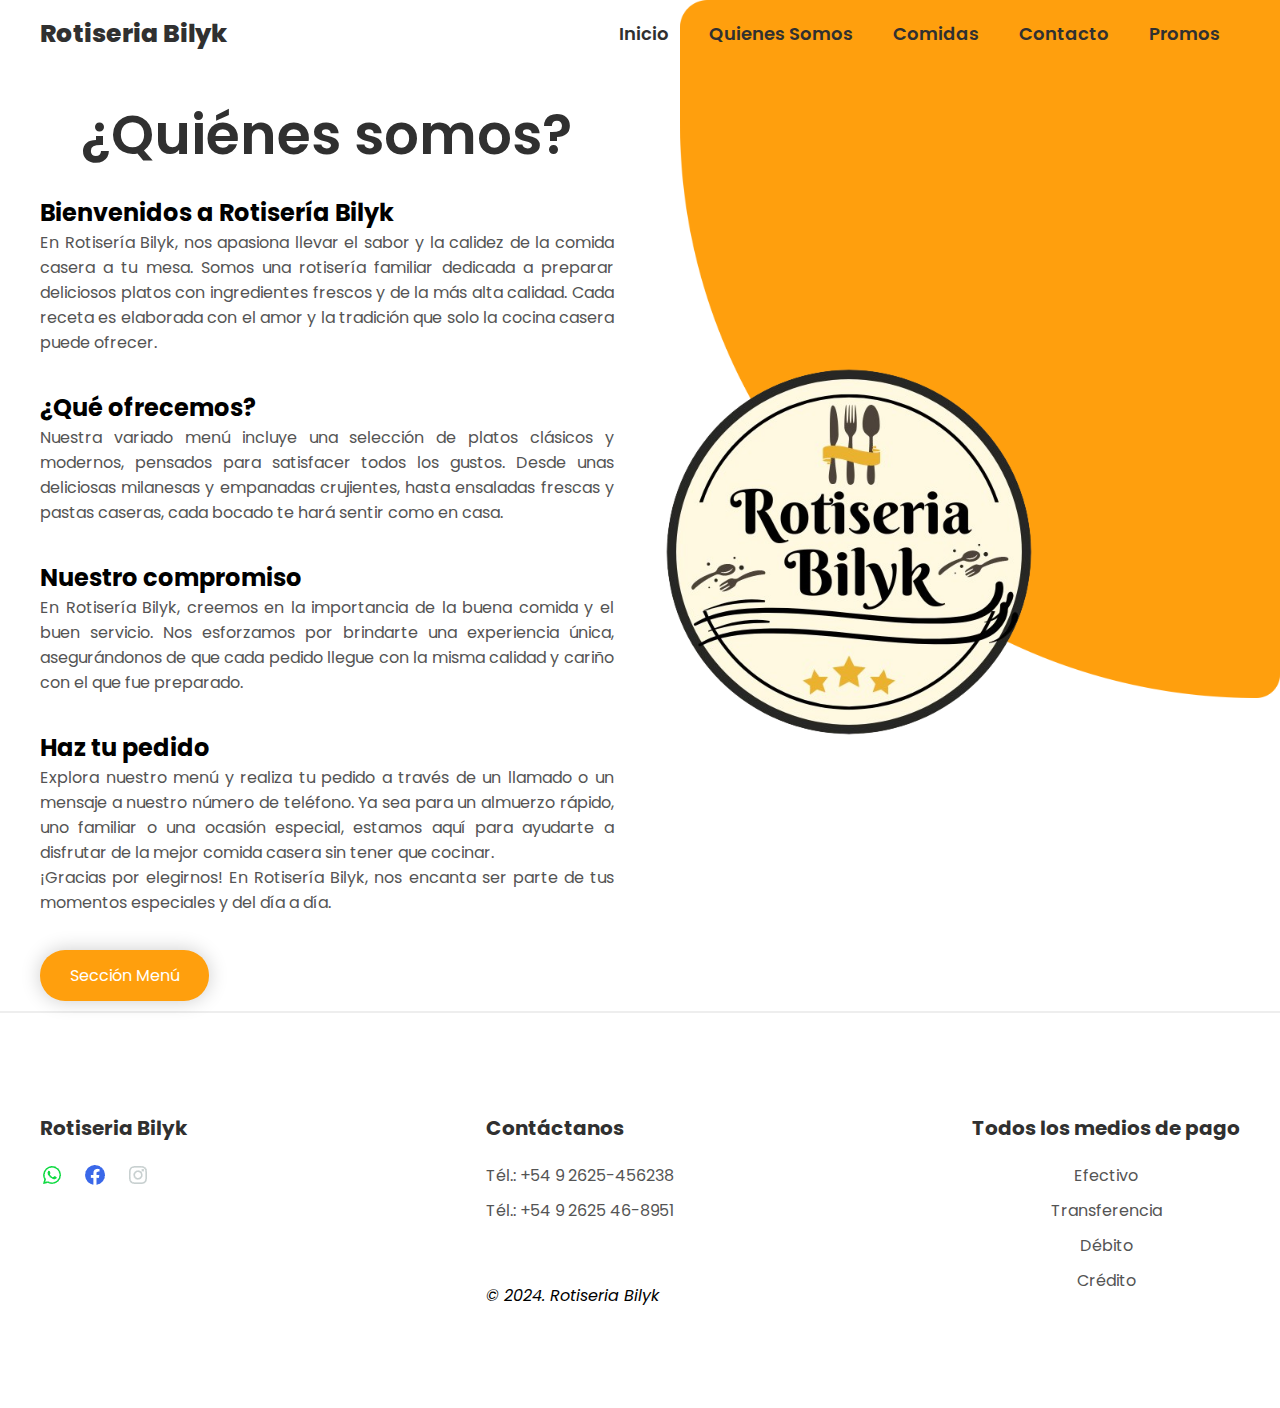
<file: notrosos.html>
<!DOCTYPE html>
<html lang="en">
    <head>
        <meta charset="UTF-8">
        <meta name="viewport" content="width=device-width, initial-scale=1.0">
        <link rel="stylesheet" href="nosotros.css"> 
        <!--Fonts-->
        <link rel="preconnect" href="https://fonts.googleapis.com">
        <link rel="preconnect" href="https://fonts.gstatic.com" crossorigin>
        <link href="https://fonts.googleapis.com/css2?family=Poppins:wght@400;500;600;700;800&display=swap" rel="stylesheet">
        <link rel="icon" href="imagenes/RotiseriaBilyk-icono.ico">
        <title>Rotiseria Bilyk - Nosotros</title>
    </head>
<body>
    <header class="header">
        <img class="bg" src="imagenes/bg.png" alt="">


        <div class="menu container" >
            <a href="#" class="logo">Rotiseria Bilyk</a>
            <input type="checkbox"  id="menu">
            <label class="menu-icono" for="menu"><img src="imagenes/menu.png" alt=""></label>
            <nav class="navbar" >
                <ul>
                    <li><a href="index.html">Inicio</a></li>
                    <li><a href="notrosos.html">Quienes Somos</a></li>
                    <li><a href="comidas.html">Comidas</a></li>
                    <li><a href="contacto.html">Contacto</a></li>
                    <li><a href="promos.html">Promos</a></li>
                    
                </ul>
            </nav>
        </div>

        <div class="header-content container" >
            <div class="header-info" >
                <div class="header-txt" >
                    <h1>¿Quiénes somos? </h1>

                    <h2>Bienvenidos a Rotisería Bilyk</h2>
                    <p>
                        En Rotisería Bilyk, nos apasiona llevar el sabor y la calidez de la comida casera a tu mesa. Somos una rotisería familiar dedicada a preparar deliciosos platos con ingredientes frescos y de la más alta calidad. Cada receta es elaborada con el amor y la tradición que solo la cocina casera puede ofrecer.
                    </p>
                    <h2>¿Qué ofrecemos?</h2>
                    <p>
                        Nuestra variado menú incluye una selección de platos clásicos y modernos, pensados para satisfacer todos los gustos. Desde unas deliciosas milanesas y empanadas crujientes, hasta ensaladas frescas y pastas caseras, cada bocado te hará sentir como en casa.
                    </p>
                    <h2>Nuestro compromiso</h2>
                    <p>
                        En Rotisería Bilyk, creemos en la importancia de la buena comida y el buen servicio. Nos esforzamos por brindarte una experiencia única, asegurándonos de que cada pedido llegue con la misma calidad y cariño con el que fue preparado.
                    </p>
                    <h2>Haz tu pedido</h2>
                    <p>
                        Explora nuestro menú y realiza tu pedido a través de un llamado o un mensaje a nuestro número de teléfono. Ya sea para un almuerzo rápido, uno familiar o una ocasión especial, estamos aquí para ayudarte a disfrutar de la mejor comida casera sin tener que cocinar.
                        <br>
                        ¡Gracias por elegirnos! En Rotisería Bilyk, nos encanta ser parte de tus momentos especiales y del día a día.
                    </p>
                    <a class="btn-1" id="btn-zoom" href="comidas.html">Sección Menú</a>
                </div>
                <div class="header-img" >
                    <img src="imagenes/RotiseriaBilykLogo.png" alt="">
                </div>
            </div>
        </div>
    </header>
</body>
<hr>
<footer class="footer container">
    <div class="footer-links">
        <div class="link">
            <h3>Rotiseria Bilyk</h3>
            <div class="socials">
                <img src="imagenes/whatsapp-logo-24.png" alt="Whatsapp">
                <img src="imagenes/facebook-circle-logo-24.png" alt="Facebook">
                <img src="imagenes/instagram-logo-24.png" alt="Instagram">

            </div>
        </div>
    
        <div class="link">
            <h3> Contáctanos </h3>
            <ul>
                <li><a href="#">Tél.: +54 9 2625-456238</a></li>
                <li><a href="#">Tél.: +54 9 2625 46-8951</a></li>
            </ul>
            <br>
            <br>
            <div class="link" id="copyright">
                <p> &#169; 2024. Rotiseria Bilyk </p>
    
            </div>
        </div>
    
        <div class="link" id="medios-de-pago">
            <h3> Todos los medios de pago </h3>
            <ul>
                <li><a href="#">Efectivo</a></li>
                <li><a href="#">Transferencia</a></li>
                <li><a href="#">Débito</a></li>
                <li><a href="#">Crédito</a></li>
            </ul>
                
        </div>
    
    
    </div>
</footer>
</html>
</file>
<file: style.css>
/*Fonts*/ /*Al link principal lo copio en el html*/
/* Luego Especifico el tipo de font copiando Poppins: CSS classes*/
/*Establezco los valores predeterminados en cero*/
*{
    margin: 0;
    padding: 0;
    box-sizing: border-box;
    text-decoration: none;
    list-style: none;
}

/*Forma de escritorio*/

body{
    font-family: "Poppins", sans-serif;
        
}

.container{
    max-width: 1200px;
    margin: 0 auto;
}

.header{ 
    display: flex;
    position: relative;
}

.menu{
    position: absolute;
    top: 0;
    left: 0;
    right: 0;
    display: flex;
    align-items: center;
    justify-content: space-between;
    z-index: 1000;
}

.logo{
    color: #303030;
    font-size: 25px;
    font-weight: 800;
    
}

.menu .container .logo:hover {
    color: #FF9F0D;
    background-color: #d3a409;
    padding: 5px;
    border-radius: 5px;
    text-decoration: none; /* Elimina el subrayado */
}


.menu .navbar ul li{
    position: relative;
    float: left;
}

.menu .navbar ul li a{
    font-size: 18px;
    padding: 20px;
    color: #303030;
    display: block;
    font-weight: 600;
}

.menu .navbar ul li a:hover{
    color: #df3b04fa;
}

#menu {
    display: none;
}

.menu-icono {
    width: 25px;    
}

.menu label{
    cursor: pointer;
    
}

.bg{
    position: absolute; /*esto es para colocarla en la esquina*/
    width: 600px;
    z-index: -1; /*para posicionarlo atras de todos los elementos*/
    right: 0px; /*me lleva la imagen hacia la derecha*/
}

.esp{
    position: absolute;
    top: 700px;
    bottom: 0px;
    width: 200px;
    z-index: -1;
}

.header-info{
    display: flex;
    align-items: center;
    margin-top: 100px;
}

.header-txt{
    width: 50%;
    padding-right: 35px;
}

.header-txt h1{
    font-size: 55px;
    line-height: 70px;
    font-weight: 600;
    color: #303030;
    margin-bottom: 25px;
    /*text-transform: capitalize; /*para que las primeras palabras siempre empiecen con mayuscula*/
    text-align: center;
}

.header-txt p{
    font-size: 16px;
    color: #545454;
    margin-bottom: 35px;
    text-align: justify;
}

.btn-1{
    display: inline-block;
    background-color: #FF9F0D;
    padding: 13px 30px;
    border-radius: 25px;
    color: #ffffff;
    text-transform: capitalize;
    box-shadow: 0 0 20px rgba(0, 0, 0, 0.2); /*sombra centrada*/
    cursor: pointer;

}

.btn-1:hover{
    background-color: #ee900396;
}

#btn-zoom{
    display: inline-block;
    background-color: #FF9F0D;
    padding: 13px 30px;
    border-radius: 25px;
    color: #ffffff;
    text-transform: capitalize;
    box-shadow: 0 0 20px rgba(0, 0, 0, 0.2); /*sombra centrada*/
    cursor: pointer;
    transition: transform 0.3s ease, box-shadow 0.3s ease;
}

#btn-zoom:hover {
    transform: scale(1.1); /* Aumenta tamaño */
    box-shadow: 0 10px 20px rgba(255, 102, 0, 0.5); /* Sombra animada */
    background-color: #ee9003b7;
}




.header-img{
    width: 50%;

}

.header-img img{
    width: 400px;
    border-radius: 400px;
    transition: transform 0.3s ease, box-shadow 0.3s ease;
}

.header-img img:hover {
    transform: scale(1.05) rotate(-1deg); /* Aumenta el tamaño y gira */
    box-shadow: 0 20px 40px rgba(0, 0, 0, 0.3); /* Aumenta la sombra */
}

.info {
    padding: 100px;
    display: flex;
    justify-content: space-between;

}



.info-1{
    width: 300px;
    padding: 15px;
    text-align: center;
    box-shadow: 0 0 20px rgb(0, 0, 0, 0.1);
    border-radius: 20px;
    transition: transform 0.3s ease, box-shadow 0.3s ease; /* Transición suave */
}

.info-1:hover{
    transform: translateY(-10px); /* Eleva la tarjeta */
    box-shadow: 0 15px 30px rgba(0, 0, 0, 0.2); /* Aumenta la sombra */
}

.info-1 img{
    width: 35px;
}

.info-1 h3{
    font-size: 18px;
    color: #303030;
    margin-bottom: 10px;
}

.info-1 p{
    font-size: 16px;
    color: #545454;
}

.nosotros {
    position: relative;
}

.bg-2 {
    position: absolute;
    top: 0;
    left: 0;
    max-width:fit-content ;
    max-height: 160%;
    /*width: 400px;*/
    z-index: -1;
}

.nosotros-info {
    padding: 50px 0;
    display: flex;
    align-items: center;
}

.nosotros img{
    width: 50%;
    padding-right: 20px;
}

.nosotros-img img{
    width: 500px;
}

.nosotros-txt {
    width: 50%;
    text-align: center;
}

.nosotros-txt span{
    font-size: 16px;
    color: #FF9F0D;
    font-weight: 700;
    margin-bottom: 25px;
}

.nosotros-txt h2{
    font-size: 45px;
    color: #303030;
    margin-bottom: 30px;
    text-align: center;
}

.zoom-animation {
    display: inline-block;
    animation: zoomIn 2s ease-in-out infinite; /* Animación en bucle */
}

@keyframes zoomIn {
    0% {
        transform: scale(0.8); /* Más pequeño */
        opacity: 0; /* Invisible */
    }
    50% {
        transform: scale(1.1); /* Más grande */
        opacity: 1; /* Totalmente visible */
    }
    100% {
        transform: scale(1); /* Tamaño normal */
        opacity: 1; /* Permanece visible */
    }
}



.nosotros-txt p{
    font-size: 18px;
    color: #545454;
    margin-bottom: 50px;
}

#animated-paragraph {
    display: inline-block; /* Para que la animación funcione bien */
    animation: fadeAndMove 2s ease-in-out infinite; /* Aplica la animación */
}

/* Definición de la animación */
@keyframes fadeAndMove {
    0% {
        opacity: 0; /* Comienza invisible */
        transform: translateY(20px); /* Mueve hacia abajo */
    }
    50% {
        opacity: 1; /* Aparece completamente */
        transform: translateY(0); /* Posición original */
    }
    100% {
        opacity: 0; /* Desaparece nuevamente */
        transform: translateY(-20px); /* Mueve hacia arriba */
    }
}


.bg-3{
    margin-top: 320px;
    position: absolute; /*esto es para colocarla en la esquina*/
    max-width:fit-content ;
    max-height: 100%;
    
    z-index: -1; /*para posicionarlo atras de todos los elementos*/
    bottom:auto;
    right: 0; /*me lleva la imagen hacia la derecha*/
}

.products {
    padding: 30px 0;
    text-align: center;
}

.products h2 {
    font-size: 45px;
    color: #303030;
    margin-bottom: 30px;
}

.products p{
    font-size: 18px;
    color: #545454;
    margin-bottom: 70px;
    padding: 0 200px;
}

.product-info {
    display: grid;
    grid-template-columns: repeat(3, 1fr); /*divide las columnas en 3*/
    grid-auto-rows: auto; /*para que se posicionen en hileras, debajo de cada una*/
    grid-gap: 3rem;
}

.product {
    padding-bottom: 35px;
    text-align: center;
    box-shadow: 0 0 20px rgba(0, 0, 0, 0.1);
    border-radius: 25px;
    display: flex;
    flex-direction: column;
    align-items: center;
    justify-content: space-between;
    transition: transform 0.3s ease, box-shadow 0.3s ease; /* Transición suave */
}

.product:hover {
    transform: translateY(-10px); /* Eleva la tarjeta */
    box-shadow: 0 15px 30px rgba(0, 0, 0, 0.2); /* Aumenta la sombra */
}

.product img {
    width: 100%;
    height: min-content;
    border-radius: 25px 25px 0 0 ;
}

.product h3 {
    font-size: 20px;
    color: #303030;
    margin-top: 15px;
}

.product h3:hover{
    color: #FF9F0D;
}



.product p {
    font-size: 16px;
    padding: 30px;
    color: #545454;
    margin: 0;
}

#btn-product{
    justify-content: last baseline;
    margin-top: auto;
}

.product span {
    background-color: #FF9F0D;
    padding: 10px;
    color: #ffffff;
    border-radius: 15px;
}

hr { 
    border: 1px solid #EEE;
}

.footer {
    padding: 100px 0; /*arriba, abajo, izq, derecha*/
}

.footer-links {
    display: flex;
    justify-content: space-between; /*separacion entre los elementos*/
}

.link h3 {
    font-size: 20px;
    color: #303030;
    margin-bottom: 20px;
}

.socials img {
    margin-right: 15px; /*separacion de las redes sociales*/
}

a {
    font-size: 16px;
    display: block;
    margin-bottom: 10px;
    color: #545454;
    text-align: center;
}
#copyright{
    font-style: italic;
}

/*Responsive*/

@media (max-width: 991px) and (min-width: 840px) {

    .menu .navbar {
        position: absolute;
        top: 100%;
        left: 30%;
        /*Video:
        right: 0;
        left: 0;*/
        background-color: #303030d2;
        display: none;
    }

    #menu-icono img{
        color: #d81111;
        right: 10%;
        display: flex;
        justify-content: space-evenly;
        position: absolute;
    }

    .logo{
        margin-left: 10%;
        margin-top: 5%;
    }

    .menu .container{
        display: flex;
        justify-content: space-around;
        align-items: center;
        justify-items: center;
        position: absolute;
        right: 0;
    }

    .menu .navbar ul li {
        width: 60%;
    }


    .menu .navbar ul li a {
        color: #ffffff; /* Color inicial del texto */
        text-decoration: none; /* Elimina subrayado */
        transition: color 0.3s ease, background-color 0.3s ease; /* Transiciones suaves */
    }
    
    .menu .navbar ul li {
        width: 100%;
        transition: background-color 0.3s ease, color 0.3s ease;
    }
    
    .menu .navbar ul li a:hover {
        background-color: #d3a409; /* Fondo más oscuro */
        color: #000000; /* Cambia el color del texto */
    }

    .menu .navbar ul li a:active {
        color: #e0d9be;
        background-color: #e2980d;
    }
    

    #menu:checked ~ .navbar {
        display: initial;
    }

    .bg {
        width: 350px;
    }

    .esp {
        display: none;
    }

    .header-info {
        flex-direction: column;
        padding: 30px;
    }

    .header-txt {
        width: 100%;
        text-align: center;
        padding: 0;
    }

    .header-txt h1 {
        font-size: 40px;
        line-height: 50px;
    }

    .header-img {
        width: 100%;
        display: flex; /* Activa Flexbox */
        justify-content: center; /* Centra horizontalmente */
        align-items: center; /* Centra verticalmente */
        padding-top: 35px; /* Espaciado superior */
    }

    .header-img img {
    width: 300px;  
    transition: transform 0.3s ease, box-shadow 0.3s ease;
}

    .header-img img:hover {
    transform: scale(1.05) rotate(-1deg); /* Aumenta el tamaño y gira */
    box-shadow: 0 20px 40px rgba(0, 0, 0, 0.3); /* Aumenta la sombra */
}


    .info {
        padding: 0;
        flex-direction: column;
        align-items: center;
    }

    .info-1 {
        margin-bottom: 20px;
    }

    .nosotros {
        padding: 30px;
    }

    .bg-2 {
        top: 20px;
        height: 110%
    }

    .nosotros-info {
        padding: 0;
        flex-direction: column;
        align-items: center;
        text-align: center;
    }

    .nosotros-img {
        width: 100%;
    }

    .nosotros-img img {
        width: 70%;
    }

    .nosotros-txt {
        width: 100%;
        display: flex;
        flex-direction: column;
        align-items: center;
        text-align: center;
    }

    .nosotros-txt .btn-1 {
        width: 30%;
        
    }

    .nosotros-txt span {
        color: #303030;
    };
    .nosotros-txt h2 {
        font-size: 40px;
        line-height: 50px;
        margin-bottom: 10px;
    }

    .nosotros-txt p {
        margin-bottom: 20px;
    }

    .product-info {
        display: grid;
        grid-template-columns: repeat(2, 1fr); /* 2 columnas de igual tamaño */
        gap: 20px; /* Espacio entre las cards */
    }

    .product {
        /* Asegúrate de que las cards se adapten al grid */
        width: 80%; 
        margin: auto;
    }

    .footer {
        margin: 0 5rem;
    }
}


@media(max-width: 700px) {
    .menu {
        padding: 30px;
        margin-right: 50px; /*Para que el icono de menu se vea mas en la pantalla*/
        
    }
    .menu label {
        display: initial;
    }

    .menu .navbar {
        position: absolute;
        top: 100%;
        left: 30%;
        /*Video:
        right: 0;
        left: 0;*/
        background-color: #303030d2;
        display: none;
    }

    .menu .navbar ul li {
        width: 100%;
    }

    /* .menu .navbar ul li a {
        color: #ffffff;
    }  */

    .menu .navbar ul li a {
        color: #ffffff; /* Color inicial del texto */
        text-decoration: none; /* Elimina subrayado */
        transition: color 0.3s ease, background-color 0.3s ease; /* Transiciones suaves */
    }
    
    .menu .navbar ul li {
        width: 100%;
        transition: background-color 0.3s ease, color 0.3s ease;
    }
    
    .menu .navbar ul li a:hover {
        background-color: #d3a409; /* Fondo más oscuro */
        color: #000000; /* Cambia el color del texto */
    }

    .menu .navbar ul li a:active {
        color: #e0d9be;
        background-color: #e2980d;
    }
    
    
    

    #menu:checked ~ .navbar {
        display: initial;
    }

    .bg {
        width: 350px;
    }

    .esp {
        display: none;
    }

    .header-info {
        flex-direction: column;
        padding: 30px;
    }

    .header-txt {
        width: 100%;
        text-align: center;
        padding: 0;
    }

    .header-txt h1 {
        font-size: 40px;
        line-height: 50px;
    }

    .header-img {
        
        display: flex; /* Activa Flexbox */
        justify-content: center; /* Centra horizontalmente */
        align-items: center; /* Centra verticalmente */
        padding-top: 35px; /* Espaciado superior */
    }

    .header-img {
        width: 80%;
        text-align: center;
        padding-top: 35px;
    }

    .header-img img {
        width: 200px;
    }


    .header-img img:hover {
    transform: scale(1.05) rotate(-1deg); /* Aumenta el tamaño y gira */
    box-shadow: 0 20px 40px rgba(0, 0, 0, 0.3); /* Aumenta la sombra */
}


    .info {
        padding: 0;
        flex-direction: column;
        align-items: center;
    }

    .info-1 {
        margin-bottom: 20px;
    }

    .nosotros {
        padding: 30px;
    }

    .bg-2 {
        top: 20px;
        width: 200px;
    }

    .nosotros-info {
        padding: 0;
        flex-direction: column;
        align-items: center;
        text-align: center;
    }

    .nosotros-img {
        width: 100%;
    }

    .nosotros-img img {
        width: 80%;
    }

    .nosotros-txt {
        width: 100%;
    }

    .nosotros-txt span {
        color: #303030;
    };
    .nosotros-txt h2 {
        font-size: 40px;
        line-height: 50px;
        margin-bottom: 10px;
    }

    .nosotros-txt p {
        margin-bottom: 20px;
    }

    .products {
        padding: 30px;
        text-align: center;
    }

    .products h2 {
        font-size: 40px;
    }

    .products p {
        padding: 0;
        margin-bottom: 40px;
    }

    .product-info {
        grid-template-columns: repeat(1, 1fr);

    }

    /* .product{
        margin: 1rem 3rem;
    } */

    .product p {
        padding: 30px;
    }

    .bg-3{
        display: none;
    }

    .footer {
        padding: 30px;
    }
    .footer-links {
        flex-direction: column;
        align-items: center;
        text-align: center;
    }

    .socials {
        margin-bottom: 25px;
    }
}
@media(max-width: 1557px) {
    .esp {
        display: none;
    }
}

@media(max-width: 440px){
    
    .nosotros-img img {
        width: 100%;
    }
    
    .product{
        margin:  0.3rem;
        width: 95%;
    }
}
</file>
<file: comidas.css>
/*Fonts*/ /*Al link principal lo copio en el html*/
/* Luego Especifico el tipo de font copiando Poppins: CSS classes*/
/*Establezco los valores predeterminados en cero*/
*{
    margin: 0;
    padding: 0;
    box-sizing: border-box;
    text-decoration: none;
    list-style: none;
}

/*Forma de escritorio*/

body{
    font-family: "Poppins", sans-serif;
        
}

.container{
    max-width: 1200px;
    margin: 0 auto;
}

.header{ 
    display: flex;
    position: relative;
}

.menu{
    position: absolute;
    top: 0;
    left: 0;
    right: 0;
    display: flex;
    align-items: center;
    justify-content: space-between;
    z-index: 1000;
}

.logo{
    color: #303030;
    font-size: 25px;
    font-weight: 800;
}

.menu .navbar ul li{
    position: relative;
    float: left;
}

.menu .navbar ul li a{
    font-size: 18px;
    padding: 20px;
    color: #303030;
    display: block;
    font-weight: 600;
}

.menu .navbar ul li a:hover{
    color: #df3b04fa;
}

#menu {
    display: none;
}

.menu-icono {
    width: 25px;    
}

.menu label{
    cursor: pointer;
    
}

.bg{
    position: absolute; /*esto es para colocarla en la esquina*/
    width: 600px;
    z-index: -1; /*para posicionarlo atras de todos los elementos*/
    right: 0px; /*me lleva la imagen hacia la derecha*/
}

.esp{
    position: absolute;
    top: 700px;
    bottom: 0px;
    width: 350px;
}

.header-info{
    display: flex;
    align-items: center;
    margin-top: 100px;
}

.header-txt{
    width: 50%;
    padding-right: 35px;
}

.header-txt h1{
    font-size: 55px;
    line-height: 70px;
    font-weight: 600;
    color: #303030;
    margin-bottom: 25px;
    /*text-transform: capitalize; /*para que las primeras palabras siempre empiecen con mayuscula*/
    text-align: center;
}

.header-txt p{
    font-size: 16px;
    color: #545454;
    margin-bottom: 35px;
}

.btn-1{
    display: inline-block;
    background-color: #FF9F0D;
    padding: 13px 30px;
    border-radius: 25px;
    color: #ffffff;
    text-transform: capitalize;
    box-shadow: 0 0 20px rgba(0, 0, 0, 0.2); /*sombra centrada*/
}

.btn-1:hover{
    background-color: #EE9003;
}

#btn-zoom{
    display: inline-block;
    background-color: #FF9F0D;
    padding: 13px 30px;
    border-radius: 25px;
    color: #ffffff;
    text-transform: capitalize;
    box-shadow: 0 0 20px rgba(0, 0, 0, 0.2); /*sombra centrada*/
    cursor: pointer;
    transition: transform 0.3s ease, box-shadow 0.3s ease;
}

#btn-zoom:hover {
    transform: scale(1.1); /* Aumenta tamaño */
    box-shadow: 0 10px 20px rgba(255, 102, 0, 0.5); /* Sombra animada */
    background-color: #ee9003b7;
}


.header-img{
    width: 50%;
}

.header-img img{
    width: 400px;
    border-radius: 400px;
    transition: transform 0.3s ease, box-shadow 0.3s ease;
}

.header-img img:hover {
    transform: scale(1.05) rotate(-1deg); /* Aumenta el tamaño y gira */
    box-shadow: 0 20px 40px rgba(0, 0, 0, 0.3); /* Aumenta la sombra */
}

.bg-3{
    margin-top: 320px;
    position: absolute; /*esto es para colocarla en la esquina*/
    max-width:fit-content ;
    max-height: 100%;
    
    z-index: -1; /*para posicionarlo atras de todos los elementos*/
    bottom:auto;
    right: 0; /*me lleva la imagen hacia la derecha*/
}
#titulo{
    color: #EE9003;
    align-items: center;
    text-align: center;
    justify-content: center;
    margin-top: 20px;
}

.products {
    padding: 30px 0;
    text-align: center;
}

.products h2 {
    font-size: 45px;
    color: #303030;
    margin-bottom: 30px;
}

.products p{
    font-size: 18px;
    color: #545454;
    margin-bottom: 70px;
    padding: 0 200px;
}

.product-info {
    display: grid;
    grid-template-columns: repeat(4, 1fr); /*divide las columnas en 3*/
    grid-auto-rows: auto; /*para que se posicionen en hileras, debajo de cada una*/
    grid-gap: 8rem;
    
}

.product {
    width: 150%;
    padding-bottom: 35px;
    text-align: center;
    box-shadow: 0 0 20px rgba(0, 0, 0, 0.1);
    border-radius: 25px;
    display: flex;
    flex-direction: column;
    align-items: center;
    justify-content: space-between;
    transition: transform 0.3s ease, box-shadow 0.3s ease; /* Transición suave */
}

.product:hover {
    transform: translateY(-10px); /* Eleva la tarjeta */
    box-shadow: 0 15px 30px rgba(0, 0, 0, 0.2); /* Aumenta la sombra */
}

.product img {
    width: 100%;
    height: min-content;
    border-radius: 25px 25px 0 0 ;
}

.product h3 {
    font-size: 20px;
    color: #303030;
    margin-top: 15px;
}

.product p {
    font-size: 16px;
    padding: 30px;
    color: #545454;
    margin: 0;
}

.product span {
    background-color: #FF9F0D;
    padding: 10px;
    color: #ffffff;
    border-radius: 25px;
    width: 60%;
}

span {
    background-color: #FF9F0D;
    padding: 10px;
    color: #ffffff;
    border-radius: 15px;
    
}

hr { 
    border: 1px solid #EEE;
}

.footer {
    padding: 100px 0; /*arriba, abajo, izq, derecha*/
}

.footer-links {
    display: flex;
    justify-content: space-between; /*separacion entre los elementos*/
}

.link h3 {
    font-size: 20px;
    color: #303030;
    margin-bottom: 20px;
}

.socials img {
    margin-right: 15px; /*separacion de las redes sociales*/
}

a {
    font-size: 16px;
    display: block;
    margin-bottom: 10px;
    color: #545454;
    text-align: center;
}
#copyright{
    font-style: italic;
}


/*RESPONSIVE*/

@media (max-width: 991px) and (min-width: 840px) {

    .menu .navbar {
        position: absolute;
        top: 100%;
        left: 30%;
        /*Video:
        right: 0;
        left: 0;*/
        background-color: #303030d2;
        display: none;
    }
    #menu-icono img{
        color: #d81111;
        right: 10%;
        display: flex;
        justify-content: space-evenly;
        position: absolute;
    }

    .logo{
        margin-left: 10%;
        margin-top: 5%;
    }

    .menu .container{
        display: flex;
        justify-content: space-around;
        align-items: center;
        justify-items: center;
        position: absolute;
        right: 0;
    }



    .menu .navbar ul li {
        width: 60%;
    }


    .menu .navbar ul li a {
        color: #ffffff; /* Color inicial del texto */
        text-decoration: none; /* Elimina subrayado */
        transition: color 0.3s ease, background-color 0.3s ease; /* Transiciones suaves */
    }
    
    .menu .navbar ul li {
        width: 100%;
        transition: background-color 0.3s ease, color 0.3s ease;
    }
    
    .menu .navbar ul li a:hover {
        background-color: #d3a409; /* Fondo más oscuro */
        color: #000000; /* Cambia el color del texto */
    }

    .menu .navbar ul li a:active {
        color: #e0d9be;
        background-color: #e2980d;
    }
    

    #menu:checked ~ .navbar {
        display: initial;
    }

    .bg {
        width: 350px;
    }

    .esp {
        display: none;
    }

    .header-info {
        flex-direction: column;
        padding: 30px;
    }

    .header-txt {
        width: 100%;
        text-align: center;
        padding: 0;
    }

    .header-txt h1 {
        font-size: 40px;
        line-height: 50px;
    }

    .header-img {
        width: 100%;
        display: flex; /* Activa Flexbox */
        justify-content: center; /* Centra horizontalmente */
        align-items: center; /* Centra verticalmente */
        padding-top: 35px; /* Espaciado superior */
    }

    .header-img img {
    width: 300px;  
    transition: transform 0.3s ease, box-shadow 0.3s ease;
}

    .header-img img:hover {
    transform: scale(1.05) rotate(-1deg); /* Aumenta el tamaño y gira */
    box-shadow: 0 20px 40px rgba(0, 0, 0, 0.3); /* Aumenta la sombra */
}


    .info {
        padding: 0;
        flex-direction: column;
        align-items: center;
    }

    .info-1 {
        margin-bottom: 20px;
    }

    .nosotros {
        padding: 30px;
    }

    .bg-2 {
        top: 20px;
        height: 110%
    }

    .bg-3{
        height: 60%;
    }

    .nosotros-info {
        padding: 0;
        flex-direction: column;
        align-items: center;
        text-align: center;
    }

    .nosotros-img {
        width: 100%;
    }

    .nosotros-img img {
        width: 70%;
    }

    .nosotros-txt {
        width: 100%;
        display: flex;
        flex-direction: column;
        align-items: center;
        text-align: center;
    }

    .nosotros-txt .btn-1 {
        width: 30%;
        
    }

    .nosotros-txt span {
        color: #303030;
    };
    .nosotros-txt h2 {
        font-size: 40px;
        line-height: 50px;
        margin-bottom: 10px;
    }

    .nosotros-txt p {
        margin-bottom: 20px;
    }

    .product-info {
        display: grid;
        grid-template-columns: repeat(2, 1fr); /* 2 columnas de igual tamaño */
        gap: 20px; /* Espacio entre las cards */
    }

    .product {
        /* Asegúrate de que las cards se adapten al grid */
        width: 80%; 
        margin: auto;
    }

    .footer {
        margin: 0 5rem;
    }
}




/*Responsive*/
@media(max-width: 440px) {
.menu {
    padding: 30px;
    margin-right: 50px; /*Para que el icono de menu se vea mas en la pantalla*/
    
}



.menu label {
    display: initial;
}

.logo{
    text-align: center;
    
}

.menu .navbar {
    position: absolute;
    top: 100%;
    left: 30%;
    /*Video:
    right: 0;
    left: 0;*/
    background-color: #303030d2;
    display: none;
}

.menu .navbar ul li {
    width: 100%;
}

/* .menu .navbar ul li a {
    color: #ffffff;
}  */

.menu .navbar ul li a {
    color: #ffffff; /* Color inicial del texto */
    text-decoration: none; /* Elimina subrayado */
    transition: color 0.3s ease, background-color 0.3s ease; /* Transiciones suaves */
}

.menu .navbar ul li {
    width: 100%;
    transition: background-color 0.3s ease, color 0.3s ease;
}

.menu .navbar ul li a:hover {
    background-color: #d3a409; /* Fondo más oscuro */
    color: #000000; /* Cambia el color del texto */
}

.menu .navbar ul li a:active {
    color: #e0d9be;
    background-color: #e2980d;
}



#menu:checked ~ .navbar {
    display: initial;
}

.bg {
    width: 350px;
}

.esp {
    display: none;
}

.header-info {
    flex-direction: column;
    padding: 30px;
}

.header-txt {
    width: 100%;
    text-align: center;
    padding: 0;
}

.header-txt h1 {
    font-size: 40px;
    line-height: 50px;
}

.header-img {
    width: 100%;
    display: flex; /* Activa Flexbox */
    justify-content: center; /* Centra horizontalmente */
    align-items: center; /* Centra verticalmente */
    padding-top: 35px; /* Espaciado superior */

}

.header-img img {
width: 300px;  
transition: transform 0.3s ease, box-shadow 0.3s ease;

}

.header-img {
    width: 80%;
    text-align: center;
    padding-top: 35px;
}

.header-img img {
    width: 200px;
}

.header-img img:hover {
transform: scale(1.05) rotate(-1deg); /* Aumenta el tamaño y gira */
box-shadow: 0 20px 40px rgba(0, 0, 0, 0.3); /* Aumenta la sombra */
}

.info {
    padding: 0;
    flex-direction: column;
    align-items: center;
}

.info-1 {
    margin-bottom: 20px;
}

.nosotros {
    padding: 30px;
}

.bg-2 {
    top: 20px;
    width: 200px;
}

/* .product{
    width: 100%;
    display: flex;
    flex-direction: column;
    align-items: center;
    justify-content: space-between;

} */

.product {
    width: 100%;
    padding-bottom: 35px;
    text-align: center;
    box-shadow: 0 0 20px rgba(0, 0, 0, 0.1);
    border-radius: 25px;
    display: flex;
    flex-direction: column;
    align-items: center;
    justify-content: space-between;
}

.products {
    padding: 20px;
    text-align: center;
}

.products h2 {
    font-size: 40px;
}

.products p {
    padding: 0;
    margin-bottom: 20px;
}

#btn-product{
    justify-content: last baseline;
    margin-top: auto;

}

.product-info {
    grid-template-columns: repeat(1, 2fr);
    display: flex;
    flex-direction: column;
    align-items: center;
    justify-content: space-between;

}

.product p {
    padding: 10px;
}

.bg-3{
    display: none;
}

.footer {
    padding: 30px;
}
.footer-links {
    flex-direction: column;
    align-items: center;
    text-align: center;
}

.socials {
    margin-bottom: 25px;
}
}

/* @media(max-width: 1557px) {
    .esp {
        display: none;
    }
}

@media(max-width: 1557px) {

    .container{
        max-width: fit-content;
        margin: 0 auto;
    }

    .header-img{
        width: 30%;
    }
    
    .header-img img{
        width: 300px;
        border-radius: 400px;
    }
} */
</file>
<file: contacto.css>
/*Fonts*/ /*Al link principal lo copio en el html*/
/* Luego Especifico el tipo de font copiando Poppins: CSS classes*/
/*Establezco los valores predeterminados en cero*/
*{
    margin: 0;
    padding: 0;
    box-sizing: border-box;
    text-decoration: none;
    list-style: none;
}

/*Forma de escritorio*/

body{
    font-family: "Poppins", sans-serif;
        
}

.container{
    max-width: 1200px;
    margin: 0 auto;
}

.header{ 
    display: flex;
    position: relative;
}

.menu{
    position: absolute;
    top: 0;
    left: 0;
    right: 0;
    display: flex;
    align-items: center;
    justify-content: space-between;
    z-index: 1000;
}

.logo{
    color: #303030;
    font-size: 25px;
    font-weight: 800;
}

.menu .navbar ul li{
    position: relative;
    float: left;
}

.menu .navbar ul li a{
    font-size: 18px;
    padding: 20px;
    color: #303030;
    display: block;
    font-weight: 600;
}

.menu .navbar ul li a:hover{
    color: #df3b04fa;
}

#menu {
    display: none;
}

.menu-icono {
    width: 25px;    
}

.menu label{
    cursor: pointer;
    
}

.bg{
    position: absolute; /*esto es para colocarla en la esquina*/
    width: 600px;
    z-index: -1; /*para posicionarlo atras de todos los elementos*/
    right: 0px; /*me lleva la imagen hacia la derecha*/
}

.esp{
    position: absolute;
    top: 700px;
    bottom: 0px;
    width: 350px;
}

.header-info{
    display: flex;
    align-items: center;
    margin-top: 100px;
}

.header-txt{
    width: 100%;
    padding-right: 35px;

}


.header-txt h1{
    font-size: 55px;
    line-height: 70px;
    font-weight: 600;
    color: #303030;
    margin-bottom: 25px;
    /*text-transform: capitalize; /*para que las primeras palabras siempre empiecen con mayuscula*/

}

.header-txt p{
    font-size: 16px;
    color: #545454;
    margin-bottom: 35px;
    text-align: justify;

}

.header-img{
    width: 50%;

}

.header-img img{
    width: 300px;

}

.info {
    padding: 100px;
    display: flex;
    justify-content: space-between;
}


hr { 
    border: 1px solid #EEE;
}

.footer {
    padding: 100px 0; /*arriba, abajo, izq, derecha*/
}

.footer-links {
    display: flex;
    justify-content: space-between; /*separacion entre los elementos*/
}

.link h3 {
    font-size: 20px;
    color: #303030;
    margin-bottom: 20px;
}

.socials img {
    margin-right: 15px; /*separacion de las redes sociales*/
}

a {
    font-size: 16px;
    display: block;
    margin-bottom: 10px;
    color: #545454;
    text-align: center;
}
#copyright{
    font-style: italic;
}


/*Responsive*/
@media(max-width: 991px) {
.menu {
    padding: 30px;
    margin-right: 50px; /*Para que el icono de menu se vea mas en la pantalla*/
    
}
.menu label {
    display: initial;
}

.menu .navbar {
    position: absolute;
    top: 100%;
    left: 30%;
    /*Video:
    right: 0;
    left: 0;*/
    background-color: #303030d2;
    display: none;
}

.menu .navbar ul li {
    width: 100%;
}

/* .menu .navbar ul li a {
    color: #ffffff;
}  */

.menu .navbar ul li a {
    color: #ffffff; /* Color inicial del texto */
    text-decoration: none; /* Elimina subrayado */
    transition: color 0.3s ease, background-color 0.3s ease; /* Transiciones suaves */
}

.menu .navbar ul li {
    width: 100%;
    transition: background-color 0.3s ease, color 0.3s ease;
}

.menu .navbar ul li a:hover {
    background-color: #d3a409; /* Fondo más oscuro */
    color: #000000; /* Cambia el color del texto */
}

.menu .navbar ul li a:active {
    color: #e0d9be;
    background-color: #e2980d;
}


#menu:checked ~ .navbar {
    display: initial;
}

.bg {
    width: 350px;
}

.esp {
    display: none;
}

.header-info {
    flex-direction: column;
    padding: 30px;
}

.header-txt {
    width: 100%;
    text-align: center;
    padding: 0;
}

.header-txt h1 {
    font-size: 40px;
    line-height: 50px;
}

.header-img {
    width: 100%;
    text-align: center;
    padding-top: 35px;
}

.header-img img {
    width: 300px;
}

iframe{
    width: 90%;
    height: 80%;
}

.bg-3{
    display: none;
}

.footer {
    padding: 30px;
}
.footer-links {
    flex-direction: column;
    align-items: center;
    text-align: center;
}

.socials {
    margin-bottom: 25px;
}    
}

@media(max-width: 700px) {
    .menu {
        padding: 30px;
        margin-right: 50px; /*Para que el icono de menu se vea mas en la pantalla*/
        
    }
    .menu label {
        display: initial;
    }

    .menu .navbar {
        position: absolute;
        top: 100%;
        left: 30%;
        /*Video:
        right: 0;
        left: 0;*/
        background-color: #303030d2;
        display: none;
    }

   
    .menu .navbar ul li {
        width: 100%;
    }

    /* .menu .navbar ul li a {
        color: #ffffff;
    }  */

    .menu .navbar ul li a {
        color: #ffffff; /* Color inicial del texto */
        text-decoration: none; /* Elimina subrayado */
        transition: color 0.3s ease, background-color 0.3s ease; /* Transiciones suaves */
    }
    
    .menu .navbar ul li {
        width: 100%;
        transition: background-color 0.3s ease, color 0.3s ease;
    }
    
    .menu .navbar ul li a:hover {
        background-color: #d3a409; /* Fondo más oscuro */
        color: #000000; /* Cambia el color del texto */
    }

    .menu .navbar ul li a:active {
        color: #e0d9be;
        background-color: #e2980d;
    }
    
    
    

    #menu:checked ~ .navbar {
        display: initial;
    }

    .bg {
        width: 350px;
    }

    .esp {
        display: none;
    }

    .header-info {
        flex-direction: column;
        padding: 30px;
    }

    .header-txt {
        width: 100%;
        text-align: center;
        padding: 0;
    }

    .header-txt h1 {
        font-size: 40px;
        line-height: 50px;
    }

    .header-img {
        width: 100%;
        display: flex; /* Activa Flexbox */
        justify-content: center; /* Centra horizontalmente */
        align-items: center; /* Centra verticalmente */
        padding-top: 35px; /* Espaciado superior */
    }

    .header-img img {
    width: 300px;  
    transition: transform 0.3s ease, box-shadow 0.3s ease;
}

    .header-img img:hover {
    transform: scale(1.05) rotate(-1deg); /* Aumenta el tamaño y gira */
    box-shadow: 0 20px 40px rgba(0, 0, 0, 0.3); /* Aumenta la sombra */
}


    .info {
        padding: 0;
        flex-direction: column;
        align-items: center;
    }

    .info-1 {
        margin-bottom: 20px;
    }

    .nosotros {
        padding: 30px;
    }

    .bg-2 {
        top: 20px;
        width: 200px;
    }

    .nosotros-info {
        padding: 0;
        flex-direction: column;
        align-items: center;
        text-align: center;
    }
}
</file>
<file: nosotros.css>
/*Fonts*/ /*Al link principal lo copio en el html*/
/* Luego Especifico el tipo de font copiando Poppins: CSS classes*/
/*Establezco los valores predeterminados en cero*/
*{
    margin: 0;
    padding: 0;
    box-sizing: border-box;
    text-decoration: none;
    list-style: none;
}

/*Forma de escritorio*/

body{
    font-family: "Poppins", sans-serif;
        
}

.container{
    max-width: 1200px;
    margin: 0 auto;
}

.header{ 
    display: flex;
    position: relative;
}

.menu{
    position: absolute;
    top: 0;
    left: 0;
    right: 0;
    display: flex;
    align-items: center;
    justify-content: space-between;
    z-index: 1000;
}

.logo{
    color: #303030;
    font-size: 25px;
    font-weight: 800;
}

.menu .navbar ul li{
    position: relative;
    float: left;
}

.menu .navbar ul li a{
    font-size: 18px;
    padding: 20px;
    color: #303030;
    display: block;
    font-weight: 600;
}

.menu .navbar ul li a:hover{
    color: #df3b04fa;
}

#menu {
    display: none;
}

.menu-icono {
    width: 25px;    
}

.menu label{
    cursor: pointer;
    
}

.bg{
    position: absolute; /*esto es para colocarla en la esquina*/
    width: 600px;
    z-index: -1; /*para posicionarlo atras de todos los elementos*/
    right: 0px; /*me lleva la imagen hacia la derecha*/
}



.header-info{
    display: flex;
    align-items: center;
    margin-top: 100px;
}

.header-txt{
    width: 100%;
    padding-right: 35px;
}

.header-txt h1{
    font-size: 55px;
    line-height: 70px;
    font-weight: 600;
    color: #303030;
    margin-bottom: 25px;
    /*text-transform: capitalize; /*para que las primeras palabras siempre empiecen con mayuscula*/
    text-align: center;
}

.header-txt p{
    font-size: 16px;
    color: #545454;
    margin-bottom: 35px;
    text-align: justify;

}

.btn-1{
    display: inline-block;
    background-color: #FF9F0D;
    padding: 13px 30px;
    border-radius: 25px;
    color: #ffffff;
    text-transform: capitalize;
    box-shadow: 0 0 20px rgba(0, 0, 0, 0.2); /*sombra centrada*/
}

.btn-1:hover{
    background-color: #EE9003;
}


#btn-zoom{
    display: inline-block;
    background-color: #FF9F0D;
    padding: 13px 30px;
    border-radius: 25px;
    color: #ffffff;
    text-transform: capitalize;
    box-shadow: 0 0 20px rgba(0, 0, 0, 0.2); /*sombra centrada*/
    cursor: pointer;
    transition: transform 0.3s ease, box-shadow 0.3s ease;
}

#btn-zoom:hover {
    transform: scale(1.1); /* Aumenta tamaño */
    box-shadow: 0 10px 20px rgba(255, 102, 0, 0.5); /* Sombra animada */
    background-color: #ee9003b7;
}

.header-img{
    width: 100%;
}

.header-img img{
    width: 400px;
    border-radius: 400px;
    transition: transform 0.3s ease, box-shadow 0.3s ease;
}

.header-img img:hover {
    transform: scale(1.05) rotate(-1deg); /* Aumenta el tamaño y gira */
    box-shadow: 0 20px 40px rgba(0, 0, 0, 0.3); /* Aumenta la sombra */
}

.info {
    padding: 100px;
    display: flex;
    justify-content: space-between;
}


hr { 
    border: 1px solid #EEE;
}

.footer {
    padding: 100px 0; /*arriba, abajo, izq, derecha*/
}

.footer-links {
    display: flex;
    justify-content: space-between; /*separacion entre los elementos*/
}

.link h3 {
    font-size: 20px;
    color: #303030;
    margin-bottom: 20px;
}

.socials img {
    margin-right: 15px; /*separacion de las redes sociales*/
}

a {
    font-size: 16px;
    display: block;
    margin-bottom: 10px;
    color: #545454;
    text-align: center;
}
#copyright{
    font-style: italic;
}



/*Responsive*/
@media(max-width: 991px) {
    .menu {
        padding: 30px;
        margin-right: 50px; /*Para que el icono de menu se vea mas en la pantalla*/
        
    }
    .menu label {
        display: initial;
    }

    .menu .navbar {
        position: absolute;
        top: 100%;
        left: 30%;
        /*Video:
        right: 0;
        left: 0;*/
        background-color: #303030d2;
        display: none;
    }

    .menu .navbar ul li {
        width: 100%;
    }

    /* .menu .navbar ul li a {
        color: #ffffff;
    }  */

    .menu .navbar ul li a {
        color: #ffffff; /* Color inicial del texto */
        text-decoration: none; /* Elimina subrayado */
        transition: color 0.3s ease, background-color 0.3s ease; /* Transiciones suaves */
    }
    
    .menu .navbar ul li {
        width: 100%;
        transition: background-color 0.3s ease, color 0.3s ease;
    }
    
    .menu .navbar ul li a:hover {
        background-color: #d3a409; /* Fondo más oscuro */
        color: #000000; /* Cambia el color del texto */
    }

    .menu .navbar ul li a:active {
        color: #e0d9be;
        background-color: #e2980d;
    }
    

    #menu:checked ~ .navbar {
        display: initial;
    }

    .bg {
        width: 350px;
    }


    .header-info {
        flex-direction: column;
        padding: 30px;
    }

    .header-txt {
        width: 100%;
        text-align: center;
        padding: 0;
    }

    .header-txt h1 {
        font-size: 40px;
        line-height: 50px;
    }

    .header-img {
        width: 80%;
        text-align: center;
        padding-top: 35px;
    }

    .header-img img {
        width: 200px;
    }

    
    .footer {
        padding: 30px;
    }
    .footer-links {
        flex-direction: column;
        align-items: center;
        text-align: center;
    }

    .socials {
        margin-bottom: 25px;
    }
}

@media(max-width: 1900px) {
    .esp {
        display: none;
    }
}
</file>
